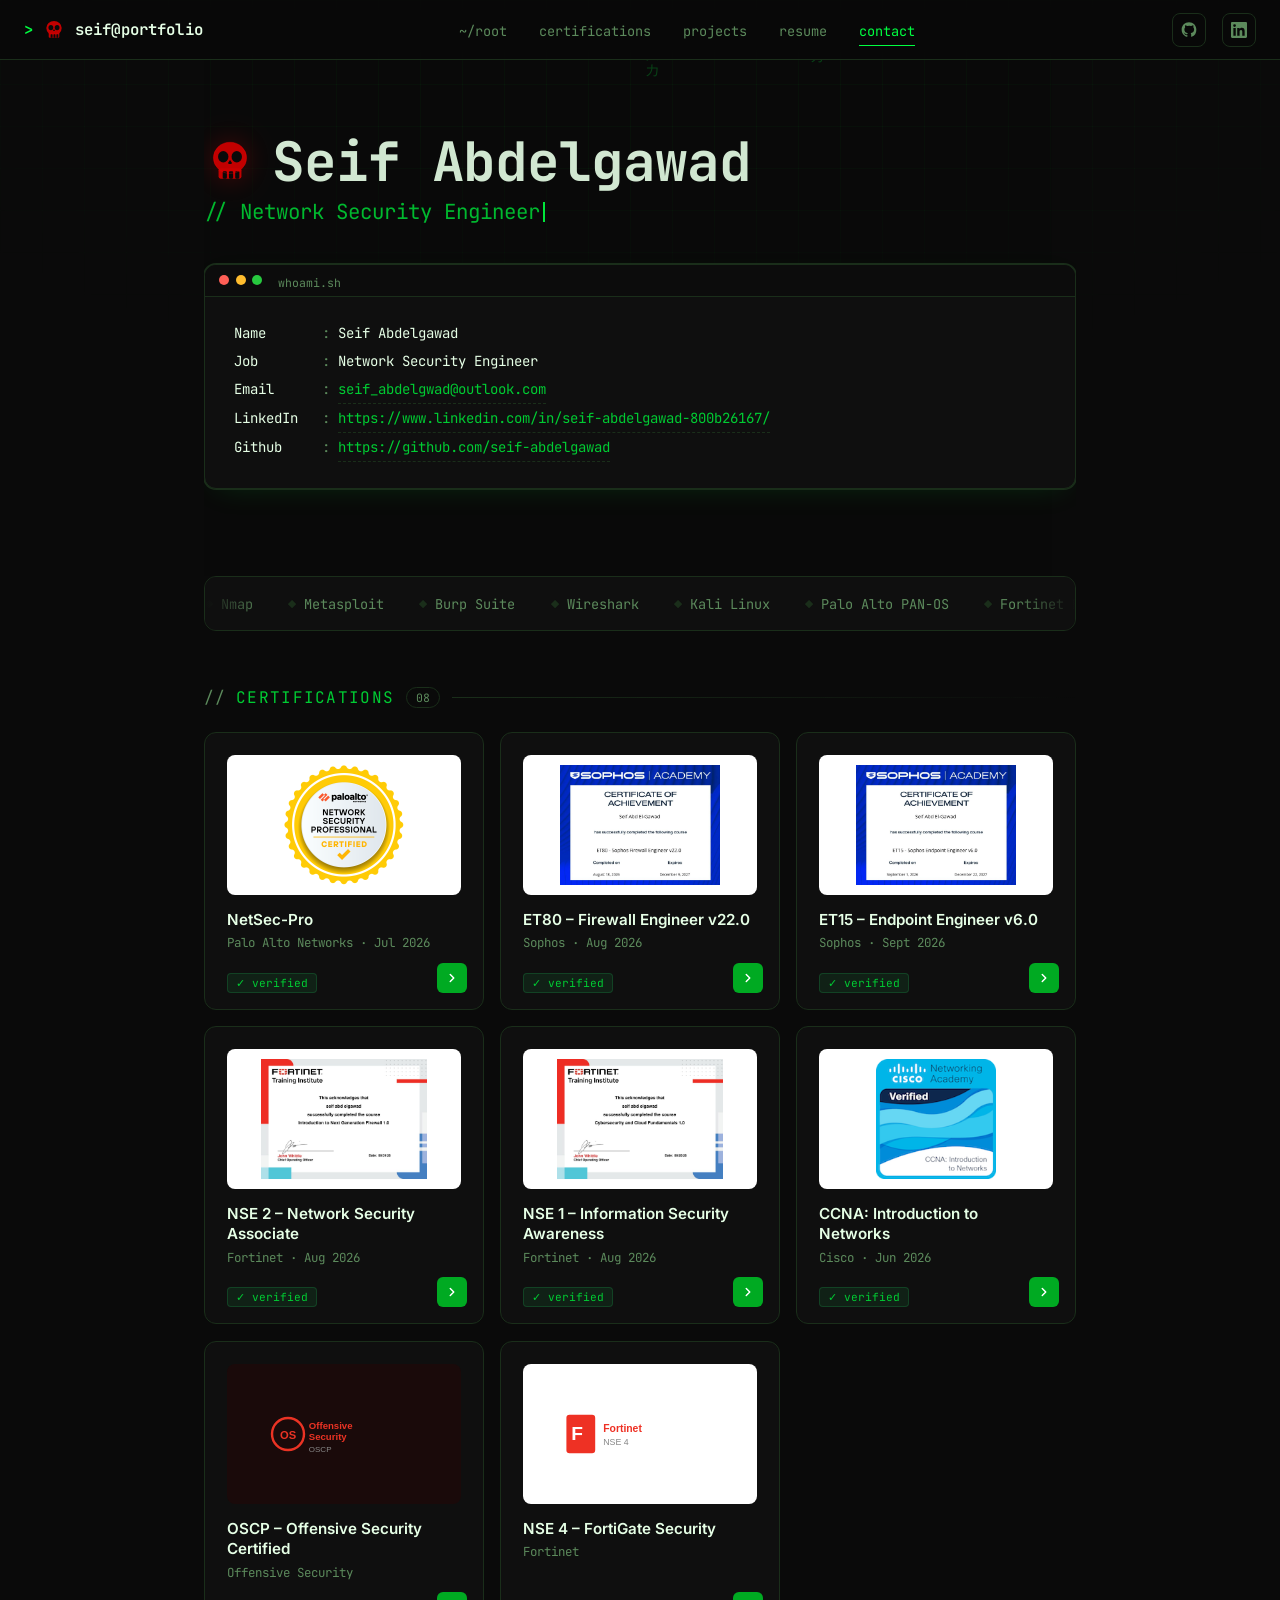
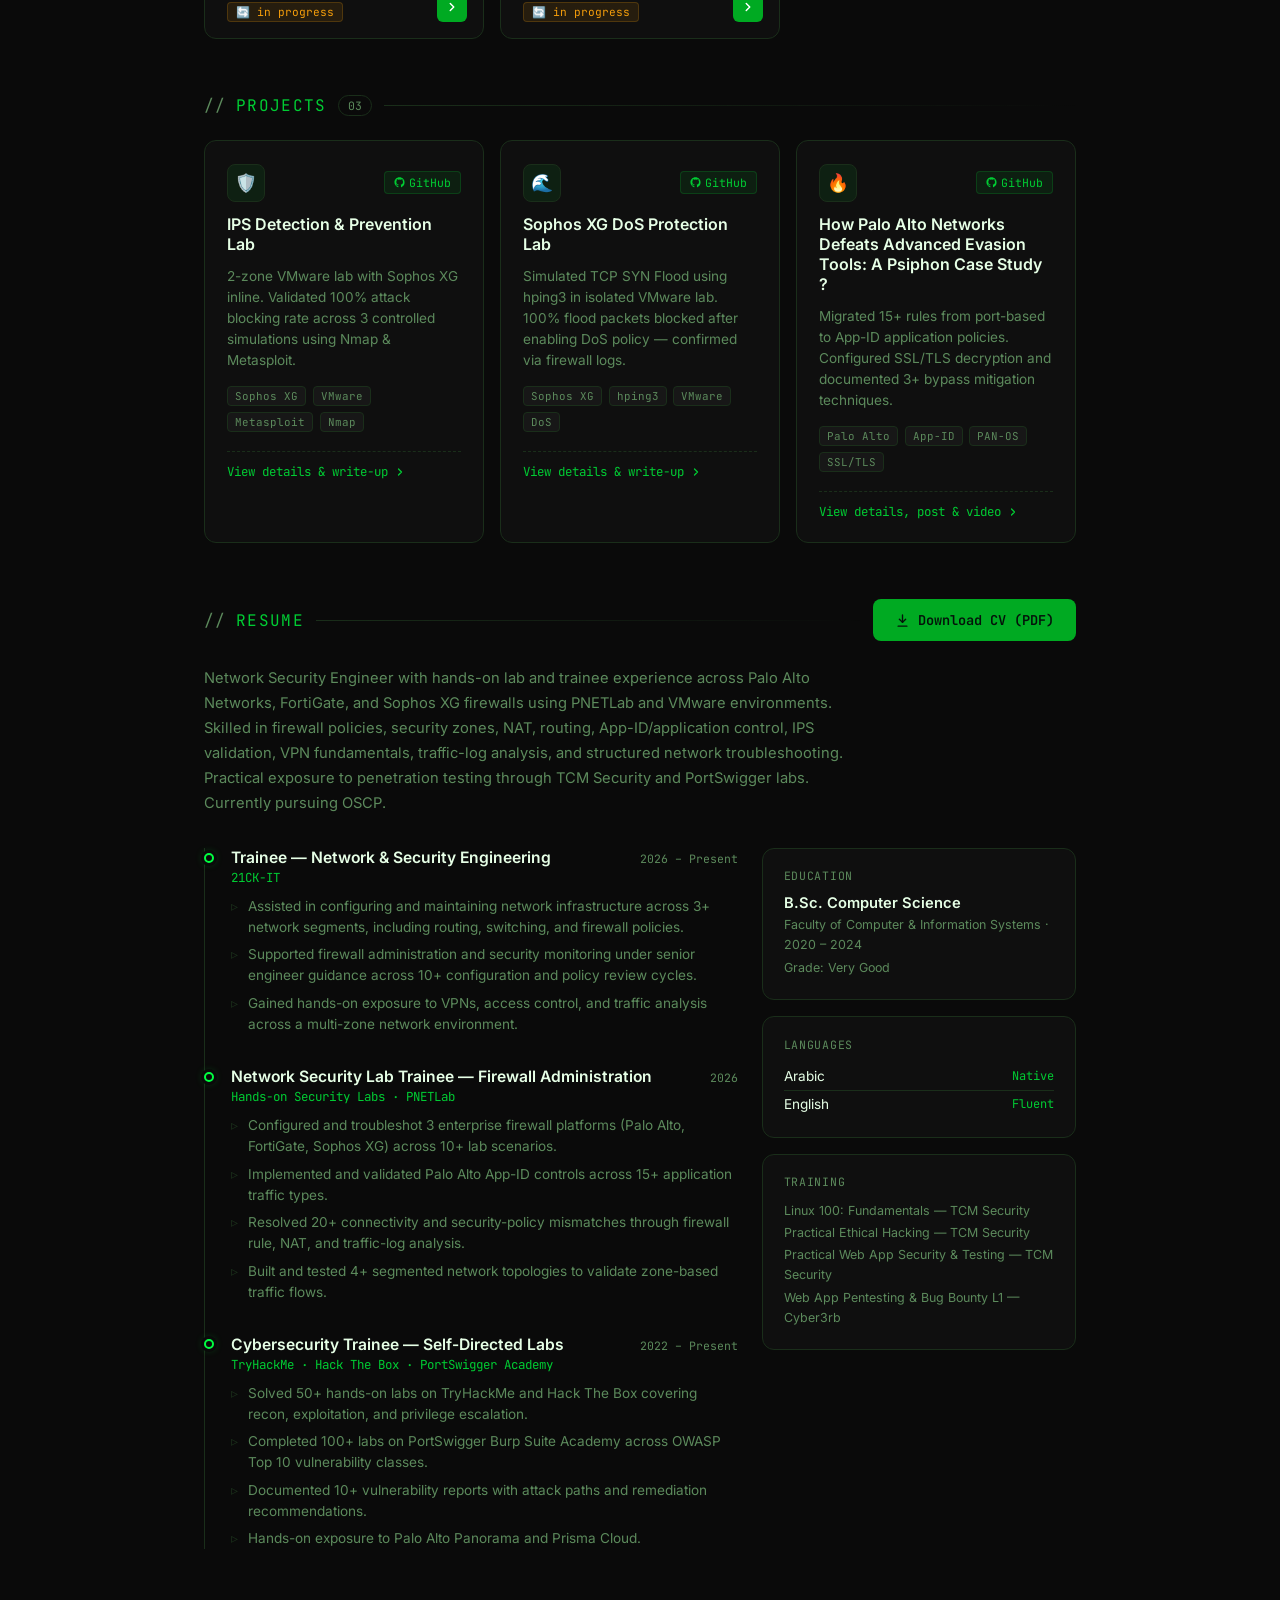
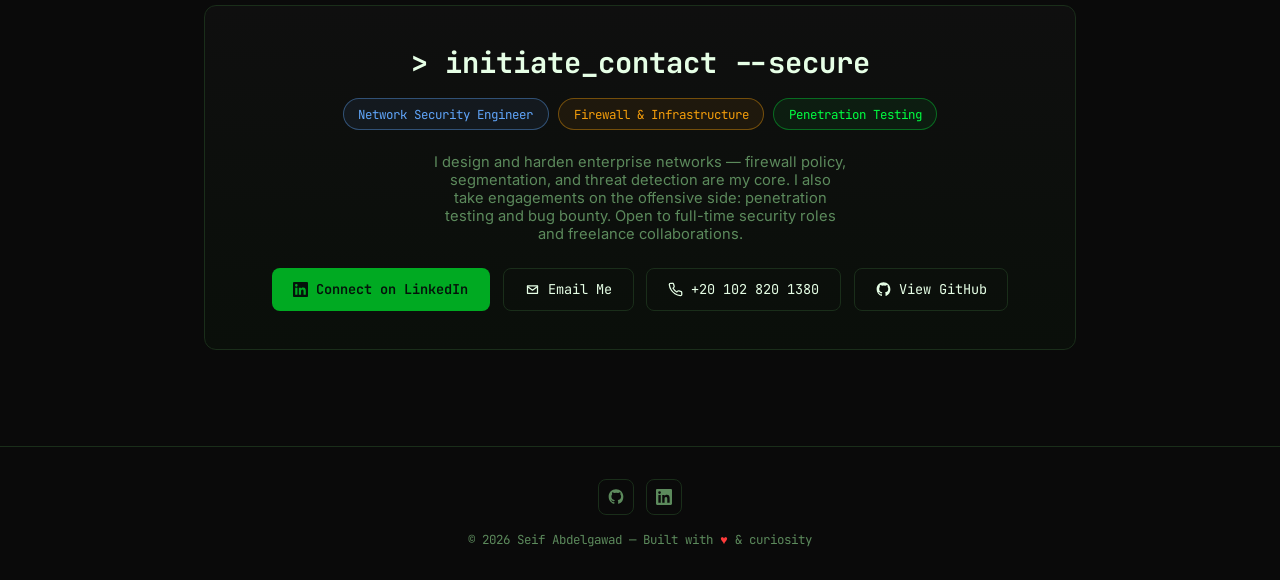
<file: index.html>
<!DOCTYPE html>
<html lang="en">
<head>
<meta charset="UTF-8" />
<meta name="viewport" content="width=device-width, initial-scale=1.0"/>
<title>Seif Abdelgawad — Network Security Engineer</title>
<meta name="description" content="Seif Abdelgawad — Network Security Engineer from Egypt. Palo Alto, Fortinet, Sophos & Cisco certified. Hands-on labs in IPS, DoS protection & firewall policy migration."/>
<meta name="theme-color" content="#0a0a0a"/>

<meta property="og:type" content="website"/>
<meta property="og:title" content="Seif Abdelgawad — Network Security Engineer"/>
<meta property="og:description" content="Network Security Engineer · Firewall Engineer · Offensive Security Engineer. Palo Alto · Fortinet · Sophos · Cisco certified. Explore labs, certifications & projects."/>
<meta name="twitter:card" content="summary"/>
<meta name="twitter:title" content="Seif Abdelgawad — Network Security Engineer"/>
<meta name="twitter:description" content="Network Security Engineer · Firewall Engineer · Offensive Security Engineer. Palo Alto · Fortinet · Sophos · Cisco certified."/>

<link rel="icon" href="data:image/svg+xml,%3Csvg xmlns='http://www.w3.org/2000/svg' viewBox='0 0 100 100'%3E%3Cellipse cx='50' cy='42' rx='32' ry='30' fill='%23cc0000'/%3E%3Crect x='28' y='62' width='44' height='20' rx='4' fill='%23cc0000'/%3E%3Crect x='36' y='68' width='8' height='14' rx='2' fill='%230a0a0a'/%3E%3Crect x='48' y='68' width='8' height='14' rx='2' fill='%230a0a0a'/%3E%3Crect x='60' y='68' width='8' height='14' rx='2' fill='%230a0a0a'/%3E%3Cellipse cx='37' cy='40' rx='10' ry='11' fill='%230a0a0a'/%3E%3Cellipse cx='63' cy='40' rx='10' ry='11' fill='%230a0a0a'/%3E%3Cpath d='M46 52 L50 46 L54 52 L52 54 L48 54 Z' fill='%230a0a0a'/%3E%3C/svg%3E"/>

<link rel="preconnect" href="https://fonts.googleapis.com">
<link rel="preconnect" href="https://fonts.gstatic.com" crossorigin>
<link href="https://fonts.googleapis.com/css2?family=JetBrains+Mono:wght@400;500;600;700&family=Inter:wght@400;500;600;700&display=swap" rel="stylesheet"/>

<link rel="stylesheet" href="assets/css/style.css">
</head>
<body>

<div class="scroll-progress" id="scrollProgress"></div>

<nav>
  <a href="#top" class="nav-brand"><span class="prompt">&gt;</span>
    <svg viewBox="0 0 100 100" xmlns="http://www.w3.org/2000/svg" aria-hidden="true">
      <ellipse cx="50" cy="42" rx="32" ry="30" fill="#cc0000" opacity="0.95"/>
      <rect x="28" y="62" width="44" height="20" rx="4" fill="#cc0000" opacity="0.95"/>
      <rect x="36" y="68" width="8" height="14" rx="2" fill="#0a0a0a"/>
      <rect x="48" y="68" width="8" height="14" rx="2" fill="#0a0a0a"/>
      <rect x="60" y="68" width="8" height="14" rx="2" fill="#0a0a0a"/>
      <ellipse cx="37" cy="40" rx="10" ry="11" fill="#0a0a0a"/>
      <ellipse cx="63" cy="40" rx="10" ry="11" fill="#0a0a0a"/>
      <path d="M46 52 L50 46 L54 52 L52 54 L48 54 Z" fill="#0a0a0a"/>
    </svg>
    seif@portfolio</a>
  <ul class="nav-links">
    <li><a href="#top" class="active" data-nav>~/root</a></li>
    <li><a href="#certifications" data-nav>certifications</a></li>
    <li><a href="#projects" data-nav>projects</a></li>
    <li><a href="#resume" data-nav>resume</a></li>
    <li><a href="#contact" data-nav>contact</a></li>
  </ul>
  <div class="nav-actions">
    <a class="nav-icon-link" href="https://github.com/seif-abdelgawad" target="_blank" rel="noopener" aria-label="GitHub">
      <svg viewBox="0 0 24 24" fill="currentColor"><path d="M12 .5C5.73.5.98 5.24.98 11.52c0 5.02 3.26 9.27 7.77 10.78.57.1.78-.25.78-.55 0-.27-.01-1.17-.02-2.12-3.16.69-3.83-1.34-3.83-1.34-.52-1.31-1.26-1.66-1.26-1.66-1.03-.7.08-.69.08-.69 1.14.08 1.74 1.17 1.74 1.17 1.01 1.73 2.65 1.23 3.3.94.1-.73.4-1.23.72-1.51-2.52-.29-5.17-1.26-5.17-5.6 0-1.24.44-2.25 1.17-3.04-.12-.29-.51-1.45.11-3.02 0 0 .96-.31 3.14 1.16a10.9 10.9 0 0 1 5.72 0c2.18-1.47 3.14-1.16 3.14-1.16.62 1.57.23 2.73.11 3.02.73.79 1.17 1.8 1.17 3.04 0 4.35-2.66 5.31-5.19 5.59.41.35.77 1.04.77 2.1 0 1.52-.01 2.74-.01 3.11 0 .3.2.66.79.55A11.52 11.52 0 0 0 23.02 11.5C23.02 5.24 18.27.5 12 .5z"/></svg>
    </a>
    <a class="nav-icon-link" href="https://www.linkedin.com/in/seif-abdelgawad-800b26167/" target="_blank" rel="noopener" aria-label="LinkedIn">
      <svg viewBox="0 0 24 24" fill="currentColor"><path d="M20.45 20.45h-3.56v-5.58c0-1.33-.02-3.04-1.85-3.04-1.86 0-2.14 1.45-2.14 2.95v5.67H9.35V9h3.41v1.56h.05c.48-.9 1.64-1.85 3.38-1.85 3.6 0 4.27 2.37 4.27 5.46v6.28zM5.34 7.43a2.06 2.06 0 1 1 0-4.12 2.06 2.06 0 0 1 0 4.12zM7.12 20.45H3.56V9h3.56v11.45zM22.22 0H1.77C.8 0 0 .78 0 1.75v20.5C0 23.22.8 24 1.77 24h20.45c.98 0 1.78-.78 1.78-1.75V1.75C24 .78 23.2 0 22.22 0z"/></svg>
    </a>
    <button class="nav-toggle" id="navToggle" aria-label="Toggle menu" aria-expanded="false">
      <svg viewBox="0 0 24 24" fill="none" stroke="currentColor" stroke-width="2" stroke-linecap="round"><line x1="3" y1="6" x2="21" y2="6"/><line x1="3" y1="12" x2="21" y2="12"/><line x1="3" y1="18" x2="21" y2="18"/></svg>
    </button>
  </div>
</nav>

<div class="mobile-menu" id="mobileMenu">
  <ul>
    <li><a href="#top" data-nav-mobile class="active">~/home</a></li>
    <li><a href="#certifications" data-nav-mobile>certifications</a></li>
    <li><a href="#projects" data-nav-mobile>projects</a></li>
    <li><a href="#resume" data-nav-mobile>resume</a></li>
    <li><a href="#contact" data-nav-mobile>contact</a></li>
  </ul>
</div>

<main id="top">

  <section class="hero">
    <canvas class="hero-canvas" id="matrixCanvas" aria-hidden="true"></canvas>
  
      <div class="hero-title-row">
        <svg viewBox="0 0 100 100" xmlns="http://www.w3.org/2000/svg" aria-hidden="true">
          <ellipse cx="50" cy="42" rx="32" ry="30" fill="#cc0000" opacity="0.95"/>
          <rect x="28" y="62" width="44" height="20" rx="4" fill="#cc0000" opacity="0.95"/>
          <rect x="36" y="68" width="8" height="14" rx="2" fill="#0a0a0a"/>
          <rect x="48" y="68" width="8" height="14" rx="2" fill="#0a0a0a"/>
          <rect x="60" y="68" width="8" height="14" rx="2" fill="#0a0a0a"/>
          <ellipse cx="37" cy="40" rx="10" ry="11" fill="#0a0a0a"/>
          <ellipse cx="63" cy="40" rx="10" ry="11" fill="#0a0a0a"/>
          <path d="M46 52 L50 46 L54 52 L52 54 L48 54 Z" fill="#0a0a0a"/>
          <ellipse cx="50" cy="42" rx="32" ry="30" fill="none" stroke="#ff0000" stroke-width="1.5" opacity="0.4"/>
        </svg>
        <h1 class="hero-title">Seif Abdelgawad</h1>
      </div>
      <p class="hero-subtitle">// <span id="typewriter"></span><span class="type-cursor"></span></p>

      <div class="terminal-card reveal">
        <div class="terminal-bar">
          <span class="dot-r"></span><span class="dot-y"></span><span class="dot-g"></span>
          <span class="path">whoami.sh</span>
        </div>
        <div class="info-card">
          <div class="info-row">
            <span class="info-label">Name</span>
            <span class="info-sep">:</span>
            <span class="info-value">Seif Abdelgawad</span>
          </div>
          <div class="info-row">
            <span class="info-label">Job</span>
            <span class="info-sep">:</span>
            <span class="info-value">Network Security Engineer</span>
          </div>
         
          <div class="info-row">
            <span class="info-label">Email</span>
            <span class="info-sep">:</span>
            <a href="mailto:seif_abdelgwad@outlook.com" class="info-link">seif_abdelgwad@outlook.com</a>
          </div>
         
          <div class="info-row">
            <span class="info-label">LinkedIn</span>
            <span class="info-sep">:</span>
            <a href="https://www.linkedin.com/in/seif-abdelgawad-800b26167/" class="info-link" target="_blank" rel="noopener">https://www.linkedin.com/in/seif-abdelgawad-800b26167/</a>
          </div>
          <div class="info-row">
            <span class="info-label">Github</span>
            <span class="info-sep">:</span>
            <a href="https://github.com/seif-abdelgawad" class="info-link" target="_blank" rel="noopener">https://github.com/seif-abdelgawad</a>
          </div>
        </div>
      </div>
    </div>
  </section>

  <section class="marquee-section reveal">
    <div class="marquee-wrap">
      <div class="marquee-track" id="marqueeTrack">
        <!-- items injected twice via JS for seamless loop -->
      </div>
    </div>
  </section>

  <section id="certifications">
    <div class="section-head reveal">
      <span class="section-title">Certifications</span>
      <span class="section-count">08</span>
      <span class="section-rule"></span>
    </div>
    <div class="grid reveal-stagger" id="certGrid">

      <a class="cert-card" href="https://www.credly.com/badges/9ecb7aa9-d63f-4f51-9254-eb4d89de2685/public_url" target="_blank" rel="noopener">
        <img class="cert-badge" style="background:#fff;" src="assets/certs/palo-alto-pcnsp-badge.png" alt="Palo Alto Networks Certified Network Security Professional badge"/>
        <div class="cert-info">
          <span class="cert-name">NetSec-Pro</span>
          <span class="cert-issuer">Palo Alto Networks · Jul 2026</span>
        </div>
        <span class="cert-tag">✓ verified</span>
        <div class="cert-arrow"><svg viewBox="0 0 24 24"><polyline points="9 18 15 12 9 6"/></svg></div>
      </a>

      <a class="cert-card" href="assets/certs/sophos-et80-certificate.pdf" target="_blank" rel="noopener">
        <img class="cert-badge" src="assets/certs/sophos-et80-certificate.jpg" alt="Sophos ET80 Firewall Engineer v22.0 certificate"/>
        <div class="cert-info">
          <span class="cert-name">ET80 – Firewall Engineer v22.0</span>
          <span class="cert-issuer">Sophos · Aug 2026</span>
        </div>
        <span class="cert-tag">✓ verified</span>
        <div class="cert-arrow"><svg viewBox="0 0 24 24"><polyline points="9 18 15 12 9 6"/></svg></div>
      </a>

      <a class="cert-card" href="assets/certs/sophos-et15-certificate.pdf" target="_blank" rel="noopener">
        <img class="cert-badge" src="assets/certs/sophos-et15-certificate.jpg" alt="Sophos ET15 Endpoint Engineer v6.0 certificate"/>
        <div class="cert-info">
          <span class="cert-name">ET15 – Endpoint Engineer v6.0</span>
          <span class="cert-issuer">Sophos · Sept 2026</span>
        </div>
        <span class="cert-tag">✓ verified</span>
        <div class="cert-arrow"><svg viewBox="0 0 24 24"><polyline points="9 18 15 12 9 6"/></svg></div>
      </a>

      <a class="cert-card" href="https://www.credly.com/badges/5ac0e5d6-4130-4125-ab23-7b9ae470eb75/public_url" target="_blank" rel="noopener">
        <img class="cert-badge" src="assets/certs/fortinet-nse2-certificate.jpg" alt="Fortinet NSE 2 Network Security Associate certificate"/>
        <div class="cert-info">
          <span class="cert-name">NSE 2 – Network Security Associate</span>
          <span class="cert-issuer">Fortinet · Aug 2026</span>
        </div>
        <span class="cert-tag">✓ verified</span>
        <div class="cert-arrow"><svg viewBox="0 0 24 24"><polyline points="9 18 15 12 9 6"/></svg></div>
      </a>

      <a class="cert-card" href="assets/certs/fortinet-nse1-certificate.jpg" target="_blank" rel="noopener">
        <img class="cert-badge" src="assets/certs/fortinet-nse1-certificate.jpg" alt="Fortinet NSE 1 Information Security Awareness certificate"/>
        <div class="cert-info">
          <span class="cert-name">NSE 1 – Information Security Awareness</span>
          <span class="cert-issuer">Fortinet · Aug 2026</span>
        </div>
        <span class="cert-tag">✓ verified</span>
        <div class="cert-arrow"><svg viewBox="0 0 24 24"><polyline points="9 18 15 12 9 6"/></svg></div>
      </a>

      <a class="cert-card" href="assets/certs/CCNA-Certificate.pdf" target="_blank" rel="noopener">
        <img class="cert-badge" style="background:#fff;" src="assets/certs/cisco-ccna-badge.png" alt="Cisco Networking Academy CCNA: Introduction to Networks verified badge"/>
        <div class="cert-info">
          <span class="cert-name">CCNA: Introduction to Networks</span>
          <span class="cert-issuer">Cisco · Jun 2026</span>
        </div>
        <span class="cert-tag">✓ verified</span>
        <div class="cert-arrow"><svg viewBox="0 0 24 24"><polyline points="9 18 15 12 9 6"/></svg></div>
      </a>

      <a class="cert-card" href="#" target="_blank" rel="noopener">
        <div class="cert-badge-wrap" style="background:#1a0a0a;">
          <svg viewBox="0 0 200 60" xmlns="http://www.w3.org/2000/svg" width="160" height="50" aria-hidden="true">
            <circle cx="30" cy="30" r="20" fill="none" stroke="#EB3324" stroke-width="3"/>
            <text x="20" y="36" font-family="Arial, sans-serif" font-weight="900" font-size="14" fill="#EB3324">OS</text>
            <text x="56" y="24" font-family="Arial, sans-serif" font-weight="700" font-size="12" fill="#EB3324">Offensive</text>
            <text x="56" y="38" font-family="Arial, sans-serif" font-weight="700" font-size="12" fill="#EB3324">Security</text>
            <text x="56" y="52" font-family="Arial, sans-serif" font-weight="400" font-size="10" fill="#888">OSCP</text>
          </svg>
        </div>
        <div class="cert-info">
          <span class="cert-name">OSCP – Offensive Security Certified</span>
          <span class="cert-issuer">Offensive Security</span>
        </div>
        <span class="cert-tag pending">🔄 in progress</span>
        <div class="cert-arrow"><svg viewBox="0 0 24 24"><polyline points="9 18 15 12 9 6"/></svg></div>
      </a>

      <a class="cert-card" href="#" target="_blank" rel="noopener">
        <div class="cert-badge-wrap">
          <svg viewBox="0 0 200 60" xmlns="http://www.w3.org/2000/svg" width="160" height="50" aria-hidden="true">
            <rect x="8" y="6" width="36" height="48" rx="4" fill="#EE3124"/>
            <text x="14" y="38" font-family="Arial, sans-serif" font-weight="900" font-size="24" fill="white">F</text>
            <text x="54" y="28" font-family="Arial, sans-serif" font-weight="700" font-size="13" fill="#EE3124">Fortinet</text>
            <text x="54" y="44" font-family="Arial, sans-serif" font-weight="400" font-size="11" fill="#888">NSE 4</text>
          </svg>
        </div>
        <div class="cert-info">
          <span class="cert-name">NSE 4 – FortiGate Security</span>
          <span class="cert-issuer">Fortinet</span>
        </div>
        <span class="cert-tag pending">🔄 in progress</span>
        <div class="cert-arrow"><svg viewBox="0 0 24 24"><polyline points="9 18 15 12 9 6"/></svg></div>
      </a>

    </div>
  </section>

  <section id="projects">
    <div class="section-head reveal">
      <span class="section-title">Projects</span>
      <span class="section-count">03</span>
      <span class="section-rule"></span>
    </div>
    <div class="grid reveal-stagger" id="projGrid">

      <div class="proj-card">
        <div class="proj-header">
          <div class="proj-icon">🛡️</div>
          <div class="proj-links">
            <a class="proj-link" href="#" target="_blank" rel="noopener">
              <svg viewBox="0 0 24 24" fill="currentColor"><path d="M12 .5C5.73.5.98 5.24.98 11.52c0 5.02 3.26 9.27 7.77 10.78.57.1.78-.25.78-.55 0-.27-.01-1.17-.02-2.12-3.16.69-3.83-1.34-3.83-1.34-.52-1.31-1.26-1.66-1.26-1.66-1.03-.7.08-.69.08-.69 1.14.08 1.74 1.17 1.74 1.17 1.01 1.73 2.65 1.23 3.3.94.1-.73.4-1.23.72-1.51-2.52-.29-5.17-1.26-5.17-5.6 0-1.24.44-2.25 1.17-3.04-.12-.29-.51-1.45.11-3.02 0 0 .96-.31 3.14 1.16a10.9 10.9 0 0 1 5.72 0c2.18-1.47 3.14-1.16 3.14-1.16.62 1.57.23 2.73.11 3.02.73.79 1.17 1.8 1.17 3.04 0 4.35-2.66 5.31-5.19 5.59.41.35.77 1.04.77 2.1 0 1.52-.01 2.74-.01 3.11 0 .3.2.66.79.55A11.52 11.52 0 0 0 23.02 11.5C23.02 5.24 18.27.5 12 .5z"/></svg>
              GitHub
            </a>
          </div>
        </div>
        <span class="proj-name">IPS Detection &amp; Prevention Lab</span>
        <span class="proj-desc">2-zone VMware lab with Sophos XG inline. Validated 100% attack blocking rate across 3 controlled simulations using Nmap &amp; Metasploit.</span>
        <div class="proj-tags">
          <span class="proj-tag">Sophos XG</span>
          <span class="proj-tag">VMware</span>
          <span class="proj-tag">Metasploit</span>
          <span class="proj-tag">Nmap</span>
        </div>
        <a class="proj-details-link" href="projects/ips-detection-lab.html">View details &amp; write-up <svg viewBox="0 0 24 24"><polyline points="9 18 15 12 9 6"/></svg></a>
      </div>

      <div class="proj-card">
        <div class="proj-header">
          <div class="proj-icon">🌊</div>
          <div class="proj-links">
            <a class="proj-link" href="#" target="_blank" rel="noopener">
              <svg viewBox="0 0 24 24" fill="currentColor"><path d="M12 .5C5.73.5.98 5.24.98 11.52c0 5.02 3.26 9.27 7.77 10.78.57.1.78-.25.78-.55 0-.27-.01-1.17-.02-2.12-3.16.69-3.83-1.34-3.83-1.34-.52-1.31-1.26-1.66-1.26-1.66-1.03-.7.08-.69.08-.69 1.14.08 1.74 1.17 1.74 1.17 1.01 1.73 2.65 1.23 3.3.94.1-.73.4-1.23.72-1.51-2.52-.29-5.17-1.26-5.17-5.6 0-1.24.44-2.25 1.17-3.04-.12-.29-.51-1.45.11-3.02 0 0 .96-.31 3.14 1.16a10.9 10.9 0 0 1 5.72 0c2.18-1.47 3.14-1.16 3.14-1.16.62 1.57.23 2.73.11 3.02.73.79 1.17 1.8 1.17 3.04 0 4.35-2.66 5.31-5.19 5.59.41.35.77 1.04.77 2.1 0 1.52-.01 2.74-.01 3.11 0 .3.2.66.79.55A11.52 11.52 0 0 0 23.02 11.5C23.02 5.24 18.27.5 12 .5z"/></svg>
              GitHub
            </a>
          </div>
        </div>
        <span class="proj-name">Sophos XG DoS Protection Lab</span>
        <span class="proj-desc">Simulated TCP SYN Flood using hping3 in isolated VMware lab. 100% flood packets blocked after enabling DoS policy — confirmed via firewall logs.</span>
        <div class="proj-tags">
          <span class="proj-tag">Sophos XG</span>
          <span class="proj-tag">hping3</span>
          <span class="proj-tag">VMware</span>
          <span class="proj-tag">DoS</span>
        </div>
        <a class="proj-details-link" href="projects/dos-protection-lab.html">View details &amp; write-up <svg viewBox="0 0 24 24"><polyline points="9 18 15 12 9 6"/></svg></a>
      </div>

      <div class="proj-card">
        <div class="proj-header">
          <div class="proj-icon">🔥</div>
          <div class="proj-links">
            <a class="proj-link" href="#" target="_blank" rel="noopener">
              <svg viewBox="0 0 24 24" fill="currentColor"><path d="M12 .5C5.73.5.98 5.24.98 11.52c0 5.02 3.26 9.27 7.77 10.78.57.1.78-.25.78-.55 0-.27-.01-1.17-.02-2.12-3.16.69-3.83-1.34-3.83-1.34-.52-1.31-1.26-1.66-1.26-1.66-1.03-.7.08-.69.08-.69 1.14.08 1.74 1.17 1.74 1.17 1.01 1.73 2.65 1.23 3.3.94.1-.73.4-1.23.72-1.51-2.52-.29-5.17-1.26-5.17-5.6 0-1.24.44-2.25 1.17-3.04-.12-.29-.51-1.45.11-3.02 0 0 .96-.31 3.14 1.16a10.9 10.9 0 0 1 5.72 0c2.18-1.47 3.14-1.16 3.14-1.16.62 1.57.23 2.73.11 3.02.73.79 1.17 1.8 1.17 3.04 0 4.35-2.66 5.31-5.19 5.59.41.35.77 1.04.77 2.1 0 1.52-.01 2.74-.01 3.11 0 .3.2.66.79.55A11.52 11.52 0 0 0 23.02 11.5C23.02 5.24 18.27.5 12 .5z"/></svg>
              GitHub
            </a>
          </div>
        </div>
        <span class="proj-name">How Palo Alto Networks Defeats Advanced Evasion Tools: A Psiphon Case Study ?</span>
        <span class="proj-desc">Migrated 15+ rules from port-based to App-ID application policies. Configured SSL/TLS decryption and documented 3+ bypass mitigation techniques.</span>
        <div class="proj-tags">
          <span class="proj-tag">Palo Alto</span>
          <span class="proj-tag">App-ID</span>
          <span class="proj-tag">PAN-OS</span>
          <span class="proj-tag">SSL/TLS</span>
        </div>
        <a class="proj-details-link" href="projects/palo-alto-migration.html">View details, post &amp; video <svg viewBox="0 0 24 24"><polyline points="9 18 15 12 9 6"/></svg></a>
      </div>

    </div>
  </section>

  <section id="resume">
    <div class="section-head reveal">
      <span class="section-title">Resume</span>
      <span class="section-rule"></span>
      <a class="btn btn-primary btn-sm" href="assets/cv/Seif_Abdelgawad_CV.pdf" download>
        <svg viewBox="0 0 24 24" fill="none" stroke="currentColor" stroke-width="2.2" stroke-linecap="round" stroke-linejoin="round"><path d="M12 3v12"/><polyline points="7 10 12 15 17 10"/><path d="M5 21h14"/></svg>
        Download CV (PDF)
      </a>
    </div>

    <p class="resume-summary reveal">Network Security Engineer with hands-on lab and trainee experience across Palo Alto Networks, FortiGate, and Sophos XG firewalls using PNETLab and VMware environments. Skilled in firewall policies, security zones, NAT, routing, App-ID/application control, IPS validation, VPN fundamentals, traffic-log analysis, and structured network troubleshooting. Practical exposure to penetration testing through TCM Security and PortSwigger labs. Currently pursuing OSCP.</p>

    <div class="resume-grid">
      <div class="timeline reveal-stagger">
        <div class="timeline-item">
          <div class="timeline-dot"></div>
          <div class="timeline-content">
            <div class="timeline-top">
              <span class="timeline-role">Trainee — Network &amp; Security Engineering</span>
              <span class="timeline-date">2026 – Present</span>
            </div>
            <span class="timeline-org">21CK-IT</span>
            <ul class="timeline-list">
              <li>Assisted in configuring and maintaining network infrastructure across 3+ network segments, including routing, switching, and firewall policies.</li>
              <li>Supported firewall administration and security monitoring under senior engineer guidance across 10+ configuration and policy review cycles.</li>
              <li>Gained hands-on exposure to VPNs, access control, and traffic analysis across a multi-zone network environment.</li>
            </ul>
          </div>
        </div>

        <div class="timeline-item">
          <div class="timeline-dot"></div>
          <div class="timeline-content">
            <div class="timeline-top">
              <span class="timeline-role">Network Security Lab Trainee — Firewall Administration</span>
              <span class="timeline-date">2026</span>
            </div>
            <span class="timeline-org">Hands-on Security Labs · PNETLab</span>
            <ul class="timeline-list">
              <li>Configured and troubleshot 3 enterprise firewall platforms (Palo Alto, FortiGate, Sophos XG) across 10+ lab scenarios.</li>
              <li>Implemented and validated Palo Alto App-ID controls across 15+ application traffic types.</li>
              <li>Resolved 20+ connectivity and security-policy mismatches through firewall rule, NAT, and traffic-log analysis.</li>
              <li>Built and tested 4+ segmented network topologies to validate zone-based traffic flows.</li>
            </ul>
          </div>
        </div>

        <div class="timeline-item">
          <div class="timeline-dot"></div>
          <div class="timeline-content">
            <div class="timeline-top">
              <span class="timeline-role">Cybersecurity Trainee — Self-Directed Labs</span>
              <span class="timeline-date">2022 – Present</span>
            </div>
            <span class="timeline-org">TryHackMe · Hack The Box · PortSwigger Academy</span>
            <ul class="timeline-list">
              <li>Solved 50+ hands-on labs on TryHackMe and Hack The Box covering recon, exploitation, and privilege escalation.</li>
              <li>Completed 100+ labs on PortSwigger Burp Suite Academy across OWASP Top 10 vulnerability classes.</li>
              <li>Documented 10+ vulnerability reports with attack paths and remediation recommendations.</li>
              <li>Hands-on exposure to Palo Alto Panorama and Prisma Cloud.</li>
            </ul>
          </div>
        </div>
      </div>

      <aside class="resume-side reveal-stagger">
        <div class="resume-side-card">
          <span class="resume-side-title">Education</span>
          <p class="resume-side-main">B.Sc. Computer Science</p>
          <p class="resume-side-sub">Faculty of Computer &amp; Information Systems · 2020 – 2024</p>
          <p class="resume-side-sub">Grade: Very Good</p>
        </div>
        <div class="resume-side-card">
          <span class="resume-side-title">Languages</span>
          <div class="lang-row"><span>Arabic</span><span class="lang-level">Native</span></div>
          <div class="lang-row"><span>English</span><span class="lang-level">Fluent</span></div>
        </div>
        <div class="resume-side-card">
          <span class="resume-side-title">Training</span>
          <p class="resume-side-sub">Linux 100: Fundamentals — TCM Security</p>
          <p class="resume-side-sub">Practical Ethical Hacking — TCM Security</p>
          <p class="resume-side-sub">Practical Web App Security &amp; Testing — TCM Security</p>
          <p class="resume-side-sub">Web App Pentesting &amp; Bug Bounty L1 — Cyber3rb</p>
        </div>
      </aside>
    </div>
  </section>

  <section id="contact">
    <div class="contact-card reveal">
      <h2>&gt; initiate_contact --secure</h2>
 
      <div class="contact-tags">
        <span class="tag-pill tag-blue">Network Security Engineer</span>
        <span class="tag-pill tag-amber">Firewall &amp; Infrastructure</span>
        <span class="tag-pill tag-green">Penetration Testing</span>
      </div>
 
      <p>I design and harden enterprise networks — firewall policy, segmentation, and threat detection are my core. I also take engagements on the offensive side: penetration testing and bug bounty. Open to full-time security roles and freelance collaborations.</p>
 
      <div class="contact-actions">
        <a class="btn btn-primary" href="https://www.linkedin.com/in/seif-abdelgawad-800b26167/" target="_blank" rel="noopener">
          <svg viewBox="0 0 24 24" fill="currentColor"><path d="M20.45 20.45h-3.56v-5.58c0-1.33-.02-3.04-1.85-3.04-1.86 0-2.14 1.45-2.14 2.95v5.67H9.35V9h3.41v1.56h.05c.48-.9 1.64-1.85 3.38-1.85 3.6 0 4.27 2.37 4.27 5.46v6.28zM5.34 7.43a2.06 2.06 0 1 1 0-4.12 2.06 2.06 0 0 1 0 4.12zM7.12 20.45H3.56V9h3.56v11.45zM22.22 0H1.77C.8 0 0 .78 0 1.75v20.5C0 23.22.8 24 1.77 24h20.45c.98 0 1.78-.78 1.78-1.75V1.75C24 .78 23.2 0 22.22 0z"/></svg>
          Connect on LinkedIn
        </a>
        <a class="btn btn-outline" href="mailto:seif_abdelgwad@outlook.com">
          <svg viewBox="0 0 24 24" fill="none" stroke="currentColor" stroke-width="2" stroke-linecap="round" stroke-linejoin="round"><path d="M4 4h16v16H4z" opacity="0"/><path d="M4 6h16v12H4z"/><path d="m4 7 8 6 8-6"/></svg>
          Email Me
        </a>
        <a class="btn btn-outline" href="tel:+201028201380">
          <svg viewBox="0 0 24 24" fill="none" stroke="currentColor" stroke-width="2" stroke-linecap="round" stroke-linejoin="round"><path d="M22 16.92v3a2 2 0 0 1-2.18 2 19.79 19.79 0 0 1-8.63-3.07 19.5 19.5 0 0 1-6-6 19.79 19.79 0 0 1-3.07-8.67A2 2 0 0 1 4.11 2h3a2 2 0 0 1 2 1.72c.127.96.361 1.903.7 2.81a2 2 0 0 1-.45 2.11L8.09 9.91a16 16 0 0 0 6 6l1.27-1.27a2 2 0 0 1 2.11-.45c.907.339 1.85.573 2.81.7A2 2 0 0 1 22 16.92z"/></svg>
          +20 102 820 1380
        </a>
        <a class="btn btn-outline" href="https://github.com/seif-abdelgawad" target="_blank" rel="noopener">
          <svg viewBox="0 0 24 24" fill="currentColor"><path d="M12 .5C5.73.5.98 5.24.98 11.52c0 5.02 3.26 9.27 7.77 10.78.57.1.78-.25.78-.55 0-.27-.01-1.17-.02-2.12-3.16.69-3.83-1.34-3.83-1.34-.52-1.31-1.26-1.66-1.26-1.66-1.03-.7.08-.69.08-.69 1.14.08 1.74 1.17 1.74 1.17 1.01 1.73 2.65 1.23 3.3.94.1-.73.4-1.23.72-1.51-2.52-.29-5.17-1.26-5.17-5.6 0-1.24.44-2.25 1.17-3.04-.12-.29-.51-1.45.11-3.02 0 0 .96-.31 3.14 1.16a10.9 10.9 0 0 1 5.72 0c2.18-1.47 3.14-1.16 3.14-1.16.62 1.57.23 2.73.11 3.02.73.79 1.17 1.8 1.17 3.04 0 4.35-2.66 5.31-5.19 5.59.41.35.77 1.04.77 2.1 0 1.52-.01 2.74-.01 3.11 0 .3.2.66.79.55A11.52 11.52 0 0 0 23.02 11.5C23.02 5.24 18.27.5 12 .5z"/></svg>
          View GitHub
        </a>
      </div>
    </div>
  </section>

</main>

<footer>
  <div class="footer-social">
    <a href="https://github.com/seif-abdelgawad" target="_blank" rel="noopener" aria-label="GitHub">
      <svg viewBox="0 0 24 24" fill="currentColor"><path d="M12 .5C5.73.5.98 5.24.98 11.52c0 5.02 3.26 9.27 7.77 10.78.57.1.78-.25.78-.55 0-.27-.01-1.17-.02-2.12-3.16.69-3.83-1.34-3.83-1.34-.52-1.31-1.26-1.66-1.26-1.66-1.03-.7.08-.69.08-.69 1.14.08 1.74 1.17 1.74 1.17 1.01 1.73 2.65 1.23 3.3.94.1-.73.4-1.23.72-1.51-2.52-.29-5.17-1.26-5.17-5.6 0-1.24.44-2.25 1.17-3.04-.12-.29-.51-1.45.11-3.02 0 0 .96-.31 3.14 1.16a10.9 10.9 0 0 1 5.72 0c2.18-1.47 3.14-1.16 3.14-1.16.62 1.57.23 2.73.11 3.02.73.79 1.17 1.8 1.17 3.04 0 4.35-2.66 5.31-5.19 5.59.41.35.77 1.04.77 2.1 0 1.52-.01 2.74-.01 3.11 0 .3.2.66.79.55A11.52 11.52 0 0 0 23.02 11.5C23.02 5.24 18.27.5 12 .5z"/></svg>
    </a>
    <a href="https://www.linkedin.com/in/seif-abdelgawad-800b26167/" target="_blank" rel="noopener" aria-label="LinkedIn">
      <svg viewBox="0 0 24 24" fill="currentColor"><path d="M20.45 20.45h-3.56v-5.58c0-1.33-.02-3.04-1.85-3.04-1.86 0-2.14 1.45-2.14 2.95v5.67H9.35V9h3.41v1.56h.05c.48-.9 1.64-1.85 3.38-1.85 3.6 0 4.27 2.37 4.27 5.46v6.28zM5.34 7.43a2.06 2.06 0 1 1 0-4.12 2.06 2.06 0 0 1 0 4.12zM7.12 20.45H3.56V9h3.56v11.45zM22.22 0H1.77C.8 0 0 .78 0 1.75v20.5C0 23.22.8 24 1.77 24h20.45c.98 0 1.78-.78 1.78-1.75V1.75C24 .78 23.2 0 22.22 0z"/></svg>
    </a>
  </div>
  <p class="copy">&copy; <span id="year">2026</span> Seif Abdelgawad — Built with <span class="heart">♥</span> &amp; curiosity</p>
</footer>

<button class="to-top" id="toTop" aria-label="Back to top">
  <svg viewBox="0 0 24 24" fill="none" stroke="currentColor" stroke-width="2.2" stroke-linecap="round" stroke-linejoin="round"><line x1="12" y1="19" x2="12" y2="5"/><polyline points="5 12 12 5 19 12"/></svg>
</button>

<script src="assets/js/site.js" defer></script>

</body>
</html>
</file>
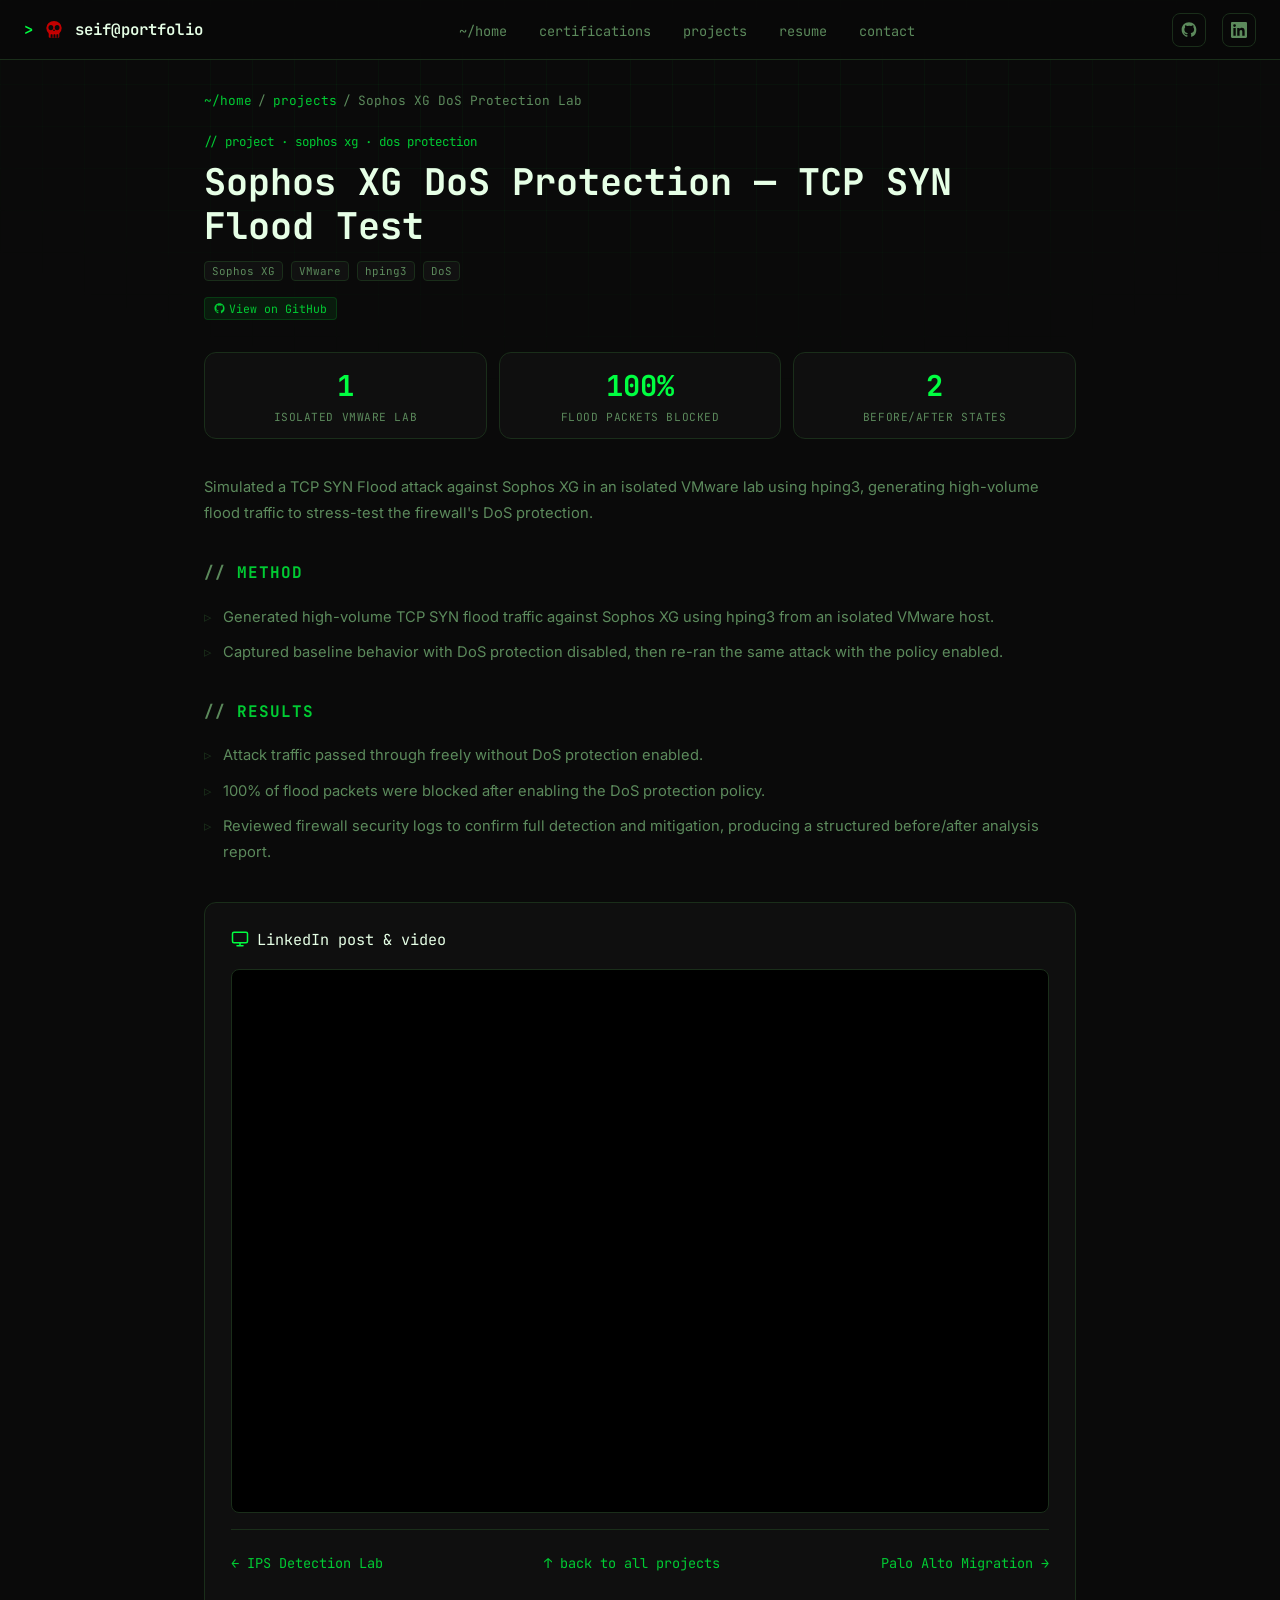
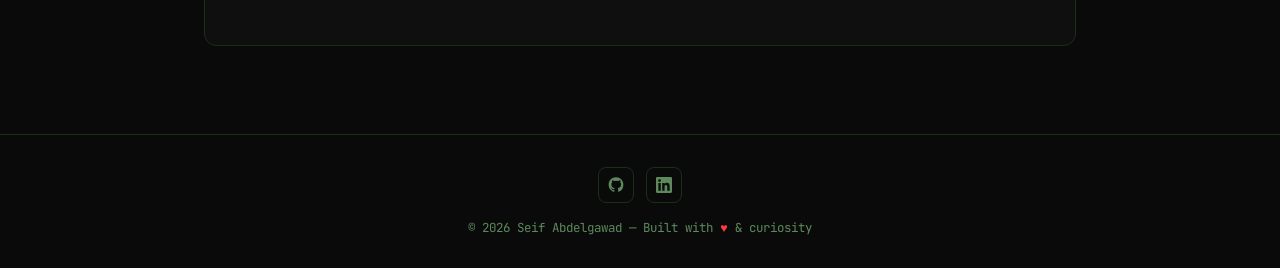
<file: projects/dos-protection-lab.html>
<!DOCTYPE html>
<html lang="en">
<head>
<meta charset="UTF-8" />
<meta name="viewport" content="width=device-width, initial-scale=1.0"/>
<title>Sophos XG DoS Protection Lab — Seif Abdelgawad</title>
<meta name="description" content="Simulated TCP SYN Flood using hping3 against Sophos XG in an isolated VMware lab. 100% of flood packets blocked after enabling the DoS policy."/>
<meta name="theme-color" content="#0a0a0a"/>
<link rel="icon" href="data:image/svg+xml,%3Csvg xmlns='http://www.w3.org/2000/svg' viewBox='0 0 100 100'%3E%3Cellipse cx='50' cy='42' rx='32' ry='30' fill='%23cc0000'/%3E%3Crect x='28' y='62' width='44' height='20' rx='4' fill='%23cc0000'/%3E%3Crect x='36' y='68' width='8' height='14' rx='2' fill='%230a0a0a'/%3E%3Crect x='48' y='68' width='8' height='14' rx='2' fill='%230a0a0a'/%3E%3Crect x='60' y='68' width='8' height='14' rx='2' fill='%230a0a0a'/%3E%3Cellipse cx='37' cy='40' rx='10' ry='11' fill='%230a0a0a'/%3E%3Cellipse cx='63' cy='40' rx='10' ry='11' fill='%230a0a0a'/%3E%3Cpath d='M46 52 L50 46 L54 52 L52 54 L48 54 Z' fill='%230a0a0a'/%3E%3C/svg%3E"/>
<link rel="preconnect" href="https://fonts.googleapis.com">
<link rel="preconnect" href="https://fonts.gstatic.com" crossorigin>
<link href="https://fonts.googleapis.com/css2?family=JetBrains+Mono:wght@400;500;600;700&family=Inter:wght@400;500;600;700&display=swap" rel="stylesheet"/>
<link rel="stylesheet" href="../assets/css/style.css">
</head>
<body>

<div class="scroll-progress" id="scrollProgress"></div>

<nav>
  <a href="../index.html#top" class="nav-brand"><span class="prompt">&gt;</span>
    <svg viewBox="0 0 100 100" xmlns="http://www.w3.org/2000/svg" aria-hidden="true">
      <ellipse cx="50" cy="42" rx="32" ry="30" fill="#cc0000" opacity="0.95"/>
      <rect x="28" y="62" width="44" height="20" rx="4" fill="#cc0000" opacity="0.95"/>
      <rect x="36" y="68" width="8" height="14" rx="2" fill="#0a0a0a"/>
      <rect x="48" y="68" width="8" height="14" rx="2" fill="#0a0a0a"/>
      <rect x="60" y="68" width="8" height="14" rx="2" fill="#0a0a0a"/>
      <ellipse cx="37" cy="40" rx="10" ry="11" fill="#0a0a0a"/>
      <ellipse cx="63" cy="40" rx="10" ry="11" fill="#0a0a0a"/>
      <path d="M46 52 L50 46 L54 52 L52 54 L48 54 Z" fill="#0a0a0a"/>
    </svg>
    seif@portfolio</a>
  <ul class="nav-links">
    <li><a href="../index.html#top" data-nav>~/home</a></li>
    <li><a href="../index.html#certifications" data-nav>certifications</a></li>
    <li><a href="../index.html#projects" data-nav class="active">projects</a></li>
    <li><a href="../index.html#resume" data-nav>resume</a></li>
    <li><a href="../index.html#contact" data-nav>contact</a></li>
  </ul>
  <div class="nav-actions">
    <a class="nav-icon-link" href="https://github.com/your-username" target="_blank" rel="noopener" aria-label="GitHub"><svg viewBox="0 0 24 24" fill="currentColor"><path d="M12 .5C5.73.5.98 5.24.98 11.52c0 5.02 3.26 9.27 7.77 10.78.57.1.78-.25.78-.55 0-.27-.01-1.17-.02-2.12-3.16.69-3.83-1.34-3.83-1.34-.52-1.31-1.26-1.66-1.26-1.66-1.03-.7.08-.69.08-.69 1.14.08 1.74 1.17 1.74 1.17 1.01 1.73 2.65 1.23 3.3.94.1-.73.4-1.23.72-1.51-2.52-.29-5.17-1.26-5.17-5.6 0-1.24.44-2.25 1.17-3.04-.12-.29-.51-1.45.11-3.02 0 0 .96-.31 3.14 1.16a10.9 10.9 0 0 1 5.72 0c2.18-1.47 3.14-1.16 3.14-1.16.62 1.57.23 2.73.11 3.02.73.79 1.17 1.8 1.17 3.04 0 4.35-2.66 5.31-5.19 5.59.41.35.77 1.04.77 2.1 0 1.52-.01 2.74-.01 3.11 0 .3.2.66.79.55A11.52 11.52 0 0 0 23.02 11.5C23.02 5.24 18.27.5 12 .5z"/></svg></a>
    <a class="nav-icon-link" href="https://www.linkedin.com/in/seif-abdelgawad-800b26167/" target="_blank" rel="noopener" aria-label="LinkedIn"><svg viewBox="0 0 24 24" fill="currentColor"><path d="M20.45 20.45h-3.56v-5.58c0-1.33-.02-3.04-1.85-3.04-1.86 0-2.14 1.45-2.14 2.95v5.67H9.35V9h3.41v1.56h.05c.48-.9 1.64-1.85 3.38-1.85 3.6 0 4.27 2.37 4.27 5.46v6.28zM5.34 7.43a2.06 2.06 0 1 1 0-4.12 2.06 2.06 0 0 1 0 4.12zM7.12 20.45H3.56V9h3.56v11.45zM22.22 0H1.77C.8 0 0 .78 0 1.75v20.5C0 23.22.8 24 1.77 24h20.45c.98 0 1.78-.78 1.78-1.75V1.75C24 .78 23.2 0 22.22 0z"/></svg></a>
    <button class="nav-toggle" id="navToggle" aria-label="Toggle menu" aria-expanded="false">
      <svg viewBox="0 0 24 24" fill="none" stroke="currentColor" stroke-width="2" stroke-linecap="round"><line x1="3" y1="6" x2="21" y2="6"/><line x1="3" y1="12" x2="21" y2="12"/><line x1="3" y1="18" x2="21" y2="18"/></svg>
    </button>
  </div>
</nav>

<div class="mobile-menu" id="mobileMenu">
  <ul>
    <li><a href="../index.html#top" data-nav-mobile>~/home</a></li>
    <li><a href="../index.html#certifications" data-nav-mobile>certifications</a></li>
    <li><a href="../index.html#projects" data-nav-mobile>projects</a></li>
    <li><a href="../index.html#resume" data-nav-mobile>resume</a></li>
    <li><a href="../index.html#contact" data-nav-mobile>contact</a></li>
  </ul>
</div>

<main id="top">
  <div class="breadcrumb">
    <a href="../index.html#top">~/home</a><span>/</span><a href="../index.html#projects">projects</a><span>/</span><span>Sophos XG DoS Protection Lab</span>
  </div>

  <header class="detail-header reveal">
    <span class="detail-eyebrow">// project · sophos xg · dos protection</span>
    <h1 class="detail-title">Sophos XG DoS Protection — TCP SYN Flood Test</h1>
    <div class="detail-meta">
      <span class="proj-tag">Sophos XG</span>
      <span class="proj-tag">VMware</span>
      <span class="proj-tag">hping3</span>
      <span class="proj-tag">DoS</span>
    </div>
    <a class="proj-link" href="#" target="_blank" rel="noopener"><svg viewBox="0 0 24 24" fill="currentColor"><path d="M12 .5C5.73.5.98 5.24.98 11.52c0 5.02 3.26 9.27 7.77 10.78.57.1.78-.25.78-.55 0-.27-.01-1.17-.02-2.12-3.16.69-3.83-1.34-3.83-1.34-.52-1.31-1.26-1.66-1.26-1.66-1.03-.7.08-.69.08-.69 1.14.08 1.74 1.17 1.74 1.17 1.01 1.73 2.65 1.23 3.3.94.1-.73.4-1.23.72-1.51-2.52-.29-5.17-1.26-5.17-5.6 0-1.24.44-2.25 1.17-3.04-.12-.29-.51-1.45.11-3.02 0 0 .96-.31 3.14 1.16a10.9 10.9 0 0 1 5.72 0c2.18-1.47 3.14-1.16 3.14-1.16.62 1.57.23 2.73.11 3.02.73.79 1.17 1.8 1.17 3.04 0 4.35-2.66 5.31-5.19 5.59.41.35.77 1.04.77 2.1 0 1.52-.01 2.74-.01 3.11 0 .3.2.66.79.55A11.52 11.52 0 0 0 23.02 11.5C23.02 5.24 18.27.5 12 .5z"/></svg> View on GitHub</a>
  </header>

  <div class="detail-result-strip reveal-stagger">
    <div class="stat-box"><div class="stat-num">1</div><div class="stat-label">Isolated VMware Lab</div></div>
    <div class="stat-box"><div class="stat-num">100%</div><div class="stat-label">Flood Packets Blocked</div></div>
    <div class="stat-box"><div class="stat-num">2</div><div class="stat-label">Before/After States</div></div>
  </div>

  <div class="detail-body reveal">
    <p>Simulated a TCP SYN Flood attack against Sophos XG in an isolated VMware lab using hping3, generating high-volume flood traffic to stress-test the firewall's DoS protection.</p>
    <h2>Method</h2>
    <ul>
      <li>Generated high-volume TCP SYN flood traffic against Sophos XG using hping3 from an isolated VMware host.</li>
      <li>Captured baseline behavior with DoS protection disabled, then re-ran the same attack with the policy enabled.</li>
    </ul>
    <h2>Results</h2>
    <ul>
      <li>Attack traffic passed through freely without DoS protection enabled.</li>
      <li>100% of flood packets were blocked after enabling the DoS protection policy.</li>
      <li>Reviewed firewall security logs to confirm full detection and mitigation, producing a structured before/after analysis report.</li>
    </ul>
  </div>

  <div class="detail-section reveal">
    <div class="detail-section-title">
      <svg viewBox="0 0 24 24" fill="none" stroke="currentColor" stroke-width="2" stroke-linecap="round" stroke-linejoin="round"><rect x="2" y="3" width="20" height="14" rx="2"/><path d="M8 21h8M12 17v4"/></svg>
      LinkedIn post &amp; video
    </div>
    <div class="embed-wrap">
      <iframe src="https://www.linkedin.com/embed/feed/update/urn:li:ugcPost:7498341555100098562?collapsed=1" height="542" width="504" frameborder="0" allowfullscreen="" title="Embedded post"></iframe>
  </div>


  <div class="detail-nav-footer">
    <a href="ips-detection-lab.html">&larr; IPS Detection Lab</a>
    <a href="../index.html#projects">&uarr; back to all projects</a>
    <a href="palo-alto-migration.html">Palo Alto Migration &rarr;</a>
  </div>
</main>

<footer>
  <div class="footer-social">
    <a href="https://github.com/your-username" target="_blank" rel="noopener" aria-label="GitHub"><svg viewBox="0 0 24 24" fill="currentColor"><path d="M12 .5C5.73.5.98 5.24.98 11.52c0 5.02 3.26 9.27 7.77 10.78.57.1.78-.25.78-.55 0-.27-.01-1.17-.02-2.12-3.16.69-3.83-1.34-3.83-1.34-.52-1.31-1.26-1.66-1.26-1.66-1.03-.7.08-.69.08-.69 1.14.08 1.74 1.17 1.74 1.17 1.01 1.73 2.65 1.23 3.3.94.1-.73.4-1.23.72-1.51-2.52-.29-5.17-1.26-5.17-5.6 0-1.24.44-2.25 1.17-3.04-.12-.29-.51-1.45.11-3.02 0 0 .96-.31 3.14 1.16a10.9 10.9 0 0 1 5.72 0c2.18-1.47 3.14-1.16 3.14-1.16.62 1.57.23 2.73.11 3.02.73.79 1.17 1.8 1.17 3.04 0 4.35-2.66 5.31-5.19 5.59.41.35.77 1.04.77 2.1 0 1.52-.01 2.74-.01 3.11 0 .3.2.66.79.55A11.52 11.52 0 0 0 23.02 11.5C23.02 5.24 18.27.5 12 .5z"/></svg></a>
    <a href="https://www.linkedin.com/in/seif-abdelgawad-800b26167/" target="_blank" rel="noopener" aria-label="LinkedIn"><svg viewBox="0 0 24 24" fill="currentColor"><path d="M20.45 20.45h-3.56v-5.58c0-1.33-.02-3.04-1.85-3.04-1.86 0-2.14 1.45-2.14 2.95v5.67H9.35V9h3.41v1.56h.05c.48-.9 1.64-1.85 3.38-1.85 3.6 0 4.27 2.37 4.27 5.46v6.28zM5.34 7.43a2.06 2.06 0 1 1 0-4.12 2.06 2.06 0 0 1 0 4.12zM7.12 20.45H3.56V9h3.56v11.45zM22.22 0H1.77C.8 0 0 .78 0 1.75v20.5C0 23.22.8 24 1.77 24h20.45c.98 0 1.78-.78 1.78-1.75V1.75C24 .78 23.2 0 22.22 0z"/></svg></a>
  </div>
  <p class="copy">&copy; <span id="year">2026</span> Seif Abdelgawad — Built with <span class="heart">♥</span> &amp; curiosity</p>
</footer>

<button class="to-top" id="toTop" aria-label="Back to top">
  <svg viewBox="0 0 24 24" fill="none" stroke="currentColor" stroke-width="2.2" stroke-linecap="round" stroke-linejoin="round"><line x1="12" y1="19" x2="12" y2="5"/><polyline points="5 12 12 5 19 12"/></svg>
</button>

<script src="../assets/js/site.js" defer></script>
</body>
</html>
</file>
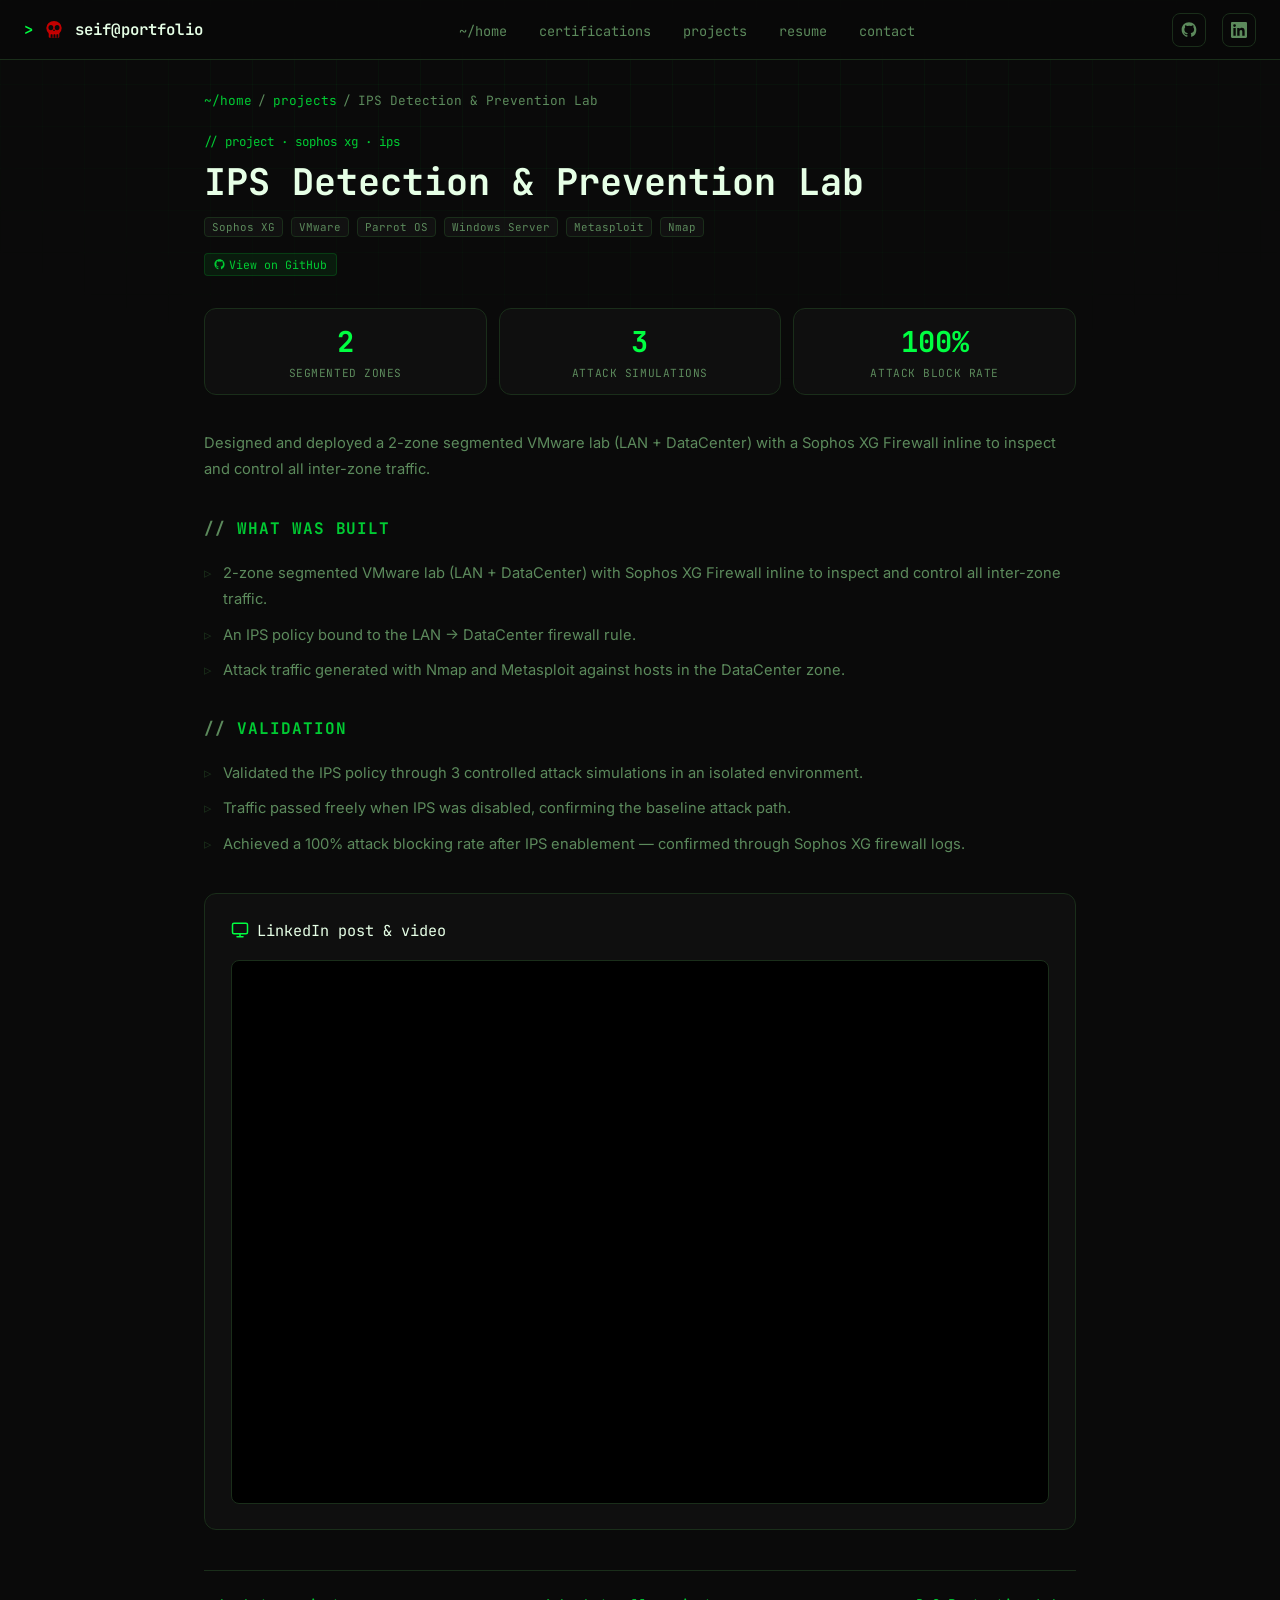
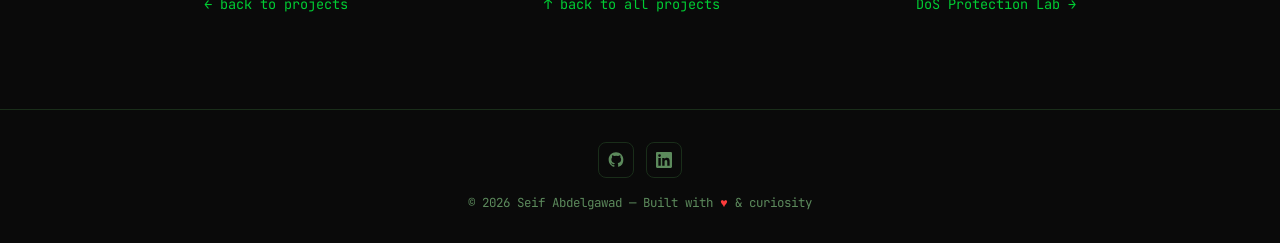
<file: projects/ips-detection-lab.html>
<!DOCTYPE html>
<html lang="en">
<head>
<meta charset="UTF-8" />
<meta name="viewport" content="width=device-width, initial-scale=1.0"/>
<title>IPS Detection &amp; Prevention Lab — Seif Abdelgawad</title>
<meta name="description" content="2-zone VMware lab with Sophos XG inline IPS. 100% attack blocking rate validated across 3 controlled simulations."/>
<meta name="theme-color" content="#0a0a0a"/>
<link rel="icon" href="data:image/svg+xml,%3Csvg xmlns='http://www.w3.org/2000/svg' viewBox='0 0 100 100'%3E%3Cellipse cx='50' cy='42' rx='32' ry='30' fill='%23cc0000'/%3E%3Crect x='28' y='62' width='44' height='20' rx='4' fill='%23cc0000'/%3E%3Crect x='36' y='68' width='8' height='14' rx='2' fill='%230a0a0a'/%3E%3Crect x='48' y='68' width='8' height='14' rx='2' fill='%230a0a0a'/%3E%3Crect x='60' y='68' width='8' height='14' rx='2' fill='%230a0a0a'/%3E%3Cellipse cx='37' cy='40' rx='10' ry='11' fill='%230a0a0a'/%3E%3Cellipse cx='63' cy='40' rx='10' ry='11' fill='%230a0a0a'/%3E%3Cpath d='M46 52 L50 46 L54 52 L52 54 L48 54 Z' fill='%230a0a0a'/%3E%3C/svg%3E"/>
<link rel="preconnect" href="https://fonts.googleapis.com">
<link rel="preconnect" href="https://fonts.gstatic.com" crossorigin>
<link href="https://fonts.googleapis.com/css2?family=JetBrains+Mono:wght@400;500;600;700&family=Inter:wght@400;500;600;700&display=swap" rel="stylesheet"/>
<link rel="stylesheet" href="../assets/css/style.css">
</head>
<body>

<div class="scroll-progress" id="scrollProgress"></div>

<nav>
  <a href="../index.html#top" class="nav-brand"><span class="prompt">&gt;</span>
    <svg viewBox="0 0 100 100" xmlns="http://www.w3.org/2000/svg" aria-hidden="true">
      <ellipse cx="50" cy="42" rx="32" ry="30" fill="#cc0000" opacity="0.95"/>
      <rect x="28" y="62" width="44" height="20" rx="4" fill="#cc0000" opacity="0.95"/>
      <rect x="36" y="68" width="8" height="14" rx="2" fill="#0a0a0a"/>
      <rect x="48" y="68" width="8" height="14" rx="2" fill="#0a0a0a"/>
      <rect x="60" y="68" width="8" height="14" rx="2" fill="#0a0a0a"/>
      <ellipse cx="37" cy="40" rx="10" ry="11" fill="#0a0a0a"/>
      <ellipse cx="63" cy="40" rx="10" ry="11" fill="#0a0a0a"/>
      <path d="M46 52 L50 46 L54 52 L52 54 L48 54 Z" fill="#0a0a0a"/>
    </svg>
    seif@portfolio</a>
  <ul class="nav-links">
    <li><a href="../index.html#top" data-nav>~/home</a></li>
    <li><a href="../index.html#certifications" data-nav>certifications</a></li>
    <li><a href="../index.html#projects" data-nav class="active">projects</a></li>
    <li><a href="../index.html#resume" data-nav>resume</a></li>
    <li><a href="../index.html#contact" data-nav>contact</a></li>
  </ul>
  <div class="nav-actions">
    <a class="nav-icon-link" href="https://github.com/your-username" target="_blank" rel="noopener" aria-label="GitHub"><svg viewBox="0 0 24 24" fill="currentColor"><path d="M12 .5C5.73.5.98 5.24.98 11.52c0 5.02 3.26 9.27 7.77 10.78.57.1.78-.25.78-.55 0-.27-.01-1.17-.02-2.12-3.16.69-3.83-1.34-3.83-1.34-.52-1.31-1.26-1.66-1.26-1.66-1.03-.7.08-.69.08-.69 1.14.08 1.74 1.17 1.74 1.17 1.01 1.73 2.65 1.23 3.3.94.1-.73.4-1.23.72-1.51-2.52-.29-5.17-1.26-5.17-5.6 0-1.24.44-2.25 1.17-3.04-.12-.29-.51-1.45.11-3.02 0 0 .96-.31 3.14 1.16a10.9 10.9 0 0 1 5.72 0c2.18-1.47 3.14-1.16 3.14-1.16.62 1.57.23 2.73.11 3.02.73.79 1.17 1.8 1.17 3.04 0 4.35-2.66 5.31-5.19 5.59.41.35.77 1.04.77 2.1 0 1.52-.01 2.74-.01 3.11 0 .3.2.66.79.55A11.52 11.52 0 0 0 23.02 11.5C23.02 5.24 18.27.5 12 .5z"/></svg></a>
    <a class="nav-icon-link" href="https://www.linkedin.com/in/seif-abdelgawad-800b26167/" target="_blank" rel="noopener" aria-label="LinkedIn"><svg viewBox="0 0 24 24" fill="currentColor"><path d="M20.45 20.45h-3.56v-5.58c0-1.33-.02-3.04-1.85-3.04-1.86 0-2.14 1.45-2.14 2.95v5.67H9.35V9h3.41v1.56h.05c.48-.9 1.64-1.85 3.38-1.85 3.6 0 4.27 2.37 4.27 5.46v6.28zM5.34 7.43a2.06 2.06 0 1 1 0-4.12 2.06 2.06 0 0 1 0 4.12zM7.12 20.45H3.56V9h3.56v11.45zM22.22 0H1.77C.8 0 0 .78 0 1.75v20.5C0 23.22.8 24 1.77 24h20.45c.98 0 1.78-.78 1.78-1.75V1.75C24 .78 23.2 0 22.22 0z"/></svg></a>
    <button class="nav-toggle" id="navToggle" aria-label="Toggle menu" aria-expanded="false">
      <svg viewBox="0 0 24 24" fill="none" stroke="currentColor" stroke-width="2" stroke-linecap="round"><line x1="3" y1="6" x2="21" y2="6"/><line x1="3" y1="12" x2="21" y2="12"/><line x1="3" y1="18" x2="21" y2="18"/></svg>
    </button>
  </div>
</nav>

<div class="mobile-menu" id="mobileMenu">
  <ul>
    <li><a href="../index.html#top" data-nav-mobile>~/home</a></li>
    <li><a href="../index.html#certifications" data-nav-mobile>certifications</a></li>
    <li><a href="../index.html#projects" data-nav-mobile>projects</a></li>
    <li><a href="../index.html#resume" data-nav-mobile>resume</a></li>
    <li><a href="../index.html#contact" data-nav-mobile>contact</a></li>
  </ul>
</div>

<main id="top">
  <div class="breadcrumb">
    <a href="../index.html#top">~/home</a><span>/</span><a href="../index.html#projects">projects</a><span>/</span><span>IPS Detection &amp; Prevention Lab</span>
  </div>

  <header class="detail-header reveal">
    <span class="detail-eyebrow">// project · sophos xg · ips</span>
    <h1 class="detail-title">IPS Detection &amp; Prevention Lab</h1>
    <div class="detail-meta">
      <span class="proj-tag">Sophos XG</span>
      <span class="proj-tag">VMware</span>
      <span class="proj-tag">Parrot OS</span>
      <span class="proj-tag">Windows Server</span>
      <span class="proj-tag">Metasploit</span>
      <span class="proj-tag">Nmap</span>
    </div>
    <a class="proj-link" href="#" target="_blank" rel="noopener"><svg viewBox="0 0 24 24" fill="currentColor"><path d="M12 .5C5.73.5.98 5.24.98 11.52c0 5.02 3.26 9.27 7.77 10.78.57.1.78-.25.78-.55 0-.27-.01-1.17-.02-2.12-3.16.69-3.83-1.34-3.83-1.34-.52-1.31-1.26-1.66-1.26-1.66-1.03-.7.08-.69.08-.69 1.14.08 1.74 1.17 1.74 1.17 1.01 1.73 2.65 1.23 3.3.94.1-.73.4-1.23.72-1.51-2.52-.29-5.17-1.26-5.17-5.6 0-1.24.44-2.25 1.17-3.04-.12-.29-.51-1.45.11-3.02 0 0 .96-.31 3.14 1.16a10.9 10.9 0 0 1 5.72 0c2.18-1.47 3.14-1.16 3.14-1.16.62 1.57.23 2.73.11 3.02.73.79 1.17 1.8 1.17 3.04 0 4.35-2.66 5.31-5.19 5.59.41.35.77 1.04.77 2.1 0 1.52-.01 2.74-.01 3.11 0 .3.2.66.79.55A11.52 11.52 0 0 0 23.02 11.5C23.02 5.24 18.27.5 12 .5z"/></svg> View on GitHub</a>
  </header>

  <div class="detail-result-strip reveal-stagger">
    <div class="stat-box"><div class="stat-num">2</div><div class="stat-label">Segmented Zones</div></div>
    <div class="stat-box"><div class="stat-num">3</div><div class="stat-label">Attack Simulations</div></div>
    <div class="stat-box"><div class="stat-num">100%</div><div class="stat-label">Attack Block Rate</div></div>
  </div>

  <div class="detail-body reveal">
    <p>Designed and deployed a 2-zone segmented VMware lab (LAN + DataCenter) with a Sophos XG Firewall inline to inspect and control all inter-zone traffic.</p>
    <h2>What was built</h2>
    <ul>
      <li>2-zone segmented VMware lab (LAN + DataCenter) with Sophos XG Firewall inline to inspect and control all inter-zone traffic.</li>
      <li>An IPS policy bound to the LAN → DataCenter firewall rule.</li>
      <li>Attack traffic generated with Nmap and Metasploit against hosts in the DataCenter zone.</li>
    </ul>
    <h2>Validation</h2>
    <ul>
      <li>Validated the IPS policy through 3 controlled attack simulations in an isolated environment.</li>
      <li>Traffic passed freely when IPS was disabled, confirming the baseline attack path.</li>
      <li>Achieved a 100% attack blocking rate after IPS enablement — confirmed through Sophos XG firewall logs.</li>
    </ul>
  </div>

  <div class="detail-section reveal">
    <div class="detail-section-title">
      <svg viewBox="0 0 24 24" fill="none" stroke="currentColor" stroke-width="2" stroke-linecap="round" stroke-linejoin="round"><rect x="2" y="3" width="20" height="14" rx="2"/><path d="M8 21h8M12 17v4"/></svg>
      LinkedIn post &amp; video
    </div>
    <div class="embed-wrap">
     <iframe src="https://www.linkedin.com/embed/feed/update/urn:li:ugcPost:7495883620910563328?collapsed=1" height="542" width="504" frameborder="0" allowfullscreen="" title="Embedded post"></iframe>
    </div>
  </div>
  <div class="detail-nav-footer">
    <a href="../index.html#projects">&larr; back to projects</a>
    <a href="../index.html#projects">&uarr; back to all projects</a>
    <a href="dos-protection-lab.html">DoS Protection Lab &rarr;</a>
  </div>
</main>

<footer>
  <div class="footer-social">
    <a href="https://github.com/seif-abdelgawad
" target="_blank" rel="noopener" aria-label="GitHub"><svg viewBox="0 0 24 24" fill="currentColor"><path d="M12 .5C5.73.5.98 5.24.98 11.52c0 5.02 3.26 9.27 7.77 10.78.57.1.78-.25.78-.55 0-.27-.01-1.17-.02-2.12-3.16.69-3.83-1.34-3.83-1.34-.52-1.31-1.26-1.66-1.26-1.66-1.03-.7.08-.69.08-.69 1.14.08 1.74 1.17 1.74 1.17 1.01 1.73 2.65 1.23 3.3.94.1-.73.4-1.23.72-1.51-2.52-.29-5.17-1.26-5.17-5.6 0-1.24.44-2.25 1.17-3.04-.12-.29-.51-1.45.11-3.02 0 0 .96-.31 3.14 1.16a10.9 10.9 0 0 1 5.72 0c2.18-1.47 3.14-1.16 3.14-1.16.62 1.57.23 2.73.11 3.02.73.79 1.17 1.8 1.17 3.04 0 4.35-2.66 5.31-5.19 5.59.41.35.77 1.04.77 2.1 0 1.52-.01 2.74-.01 3.11 0 .3.2.66.79.55A11.52 11.52 0 0 0 23.02 11.5C23.02 5.24 18.27.5 12 .5z"/></svg></a>
    <a href="https://www.linkedin.com/in/seif-abdelgawad-800b26167/" target="_blank" rel="noopener" aria-label="LinkedIn"><svg viewBox="0 0 24 24" fill="currentColor"><path d="M20.45 20.45h-3.56v-5.58c0-1.33-.02-3.04-1.85-3.04-1.86 0-2.14 1.45-2.14 2.95v5.67H9.35V9h3.41v1.56h.05c.48-.9 1.64-1.85 3.38-1.85 3.6 0 4.27 2.37 4.27 5.46v6.28zM5.34 7.43a2.06 2.06 0 1 1 0-4.12 2.06 2.06 0 0 1 0 4.12zM7.12 20.45H3.56V9h3.56v11.45zM22.22 0H1.77C.8 0 0 .78 0 1.75v20.5C0 23.22.8 24 1.77 24h20.45c.98 0 1.78-.78 1.78-1.75V1.75C24 .78 23.2 0 22.22 0z"/></svg></a>
  </div>
  <p class="copy">&copy; <span id="year">2026</span> Seif Abdelgawad — Built with <span class="heart">♥</span> &amp; curiosity</p>
</footer>

<button class="to-top" id="toTop" aria-label="Back to top">
  <svg viewBox="0 0 24 24" fill="none" stroke="currentColor" stroke-width="2.2" stroke-linecap="round" stroke-linejoin="round"><line x1="12" y1="19" x2="12" y2="5"/><polyline points="5 12 12 5 19 12"/></svg>
</button>

<script src="../assets/js/site.js" defer></script>
</body>
</html>
</file>
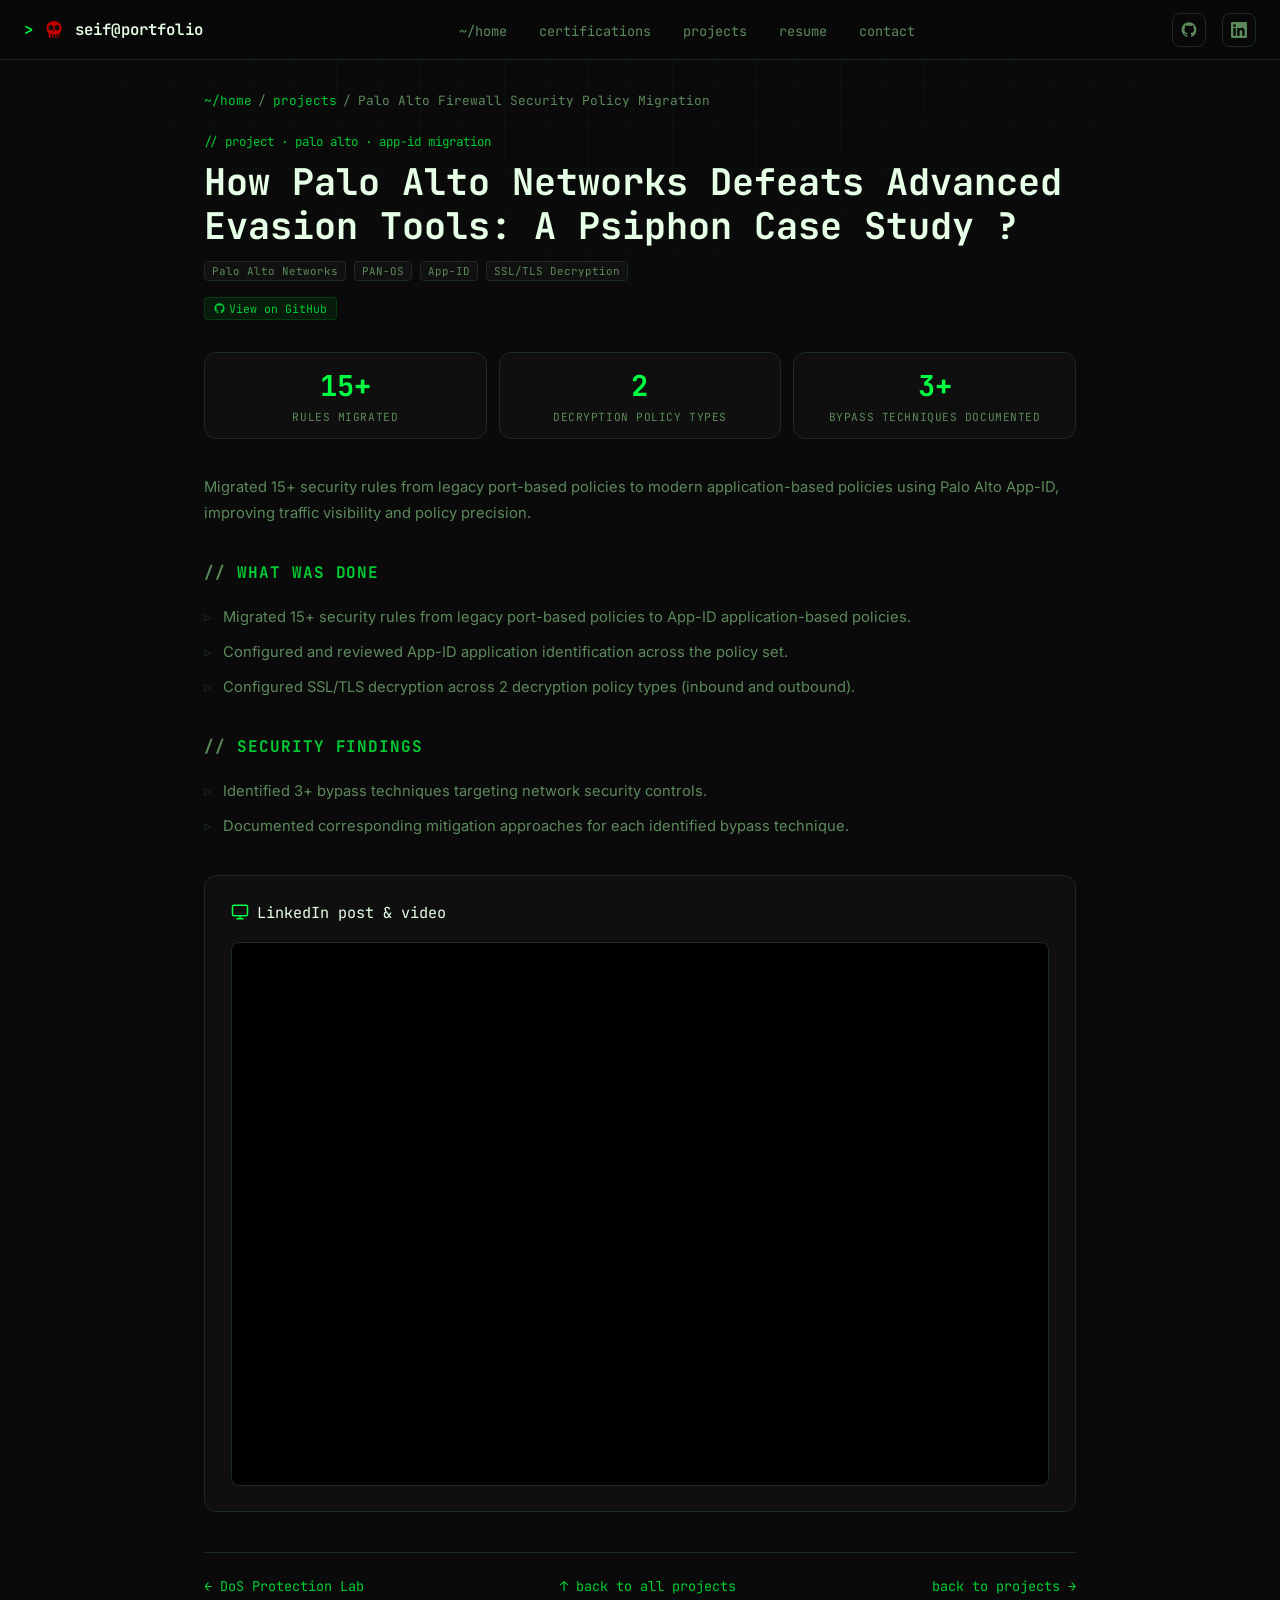
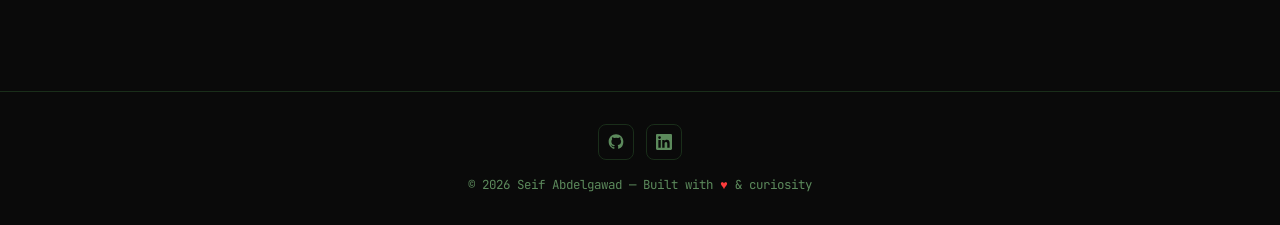
<file: projects/palo-alto-migration.html>
<!DOCTYPE html>
<html lang="en">
<head>
<meta charset="UTF-8" />
<meta name="viewport" content="width=device-width, initial-scale=1.0"/>
<title>How Palo Alto Networks Defeats Advanced Evasion Tools: A Psiphon Case Study ? — Seif Abdelgawad</title>
<meta name="description" content="Migrated 15+ legacy port-based rules to App-ID application-based policies on Palo Alto PAN-OS, with SSL/TLS decryption and bypass mitigation."/>
<meta name="theme-color" content="#0a0a0a"/>
<link rel="icon" href="data:image/svg+xml,%3Csvg xmlns='http://www.w3.org/2000/svg' viewBox='0 0 100 100'%3E%3Cellipse cx='50' cy='42' rx='32' ry='30' fill='%23cc0000'/%3E%3Crect x='28' y='62' width='44' height='20' rx='4' fill='%23cc0000'/%3E%3Crect x='36' y='68' width='8' height='14' rx='2' fill='%230a0a0a'/%3E%3Crect x='48' y='68' width='8' height='14' rx='2' fill='%230a0a0a'/%3E%3Crect x='60' y='68' width='8' height='14' rx='2' fill='%230a0a0a'/%3E%3Cellipse cx='37' cy='40' rx='10' ry='11' fill='%230a0a0a'/%3E%3Cellipse cx='63' cy='40' rx='10' ry='11' fill='%230a0a0a'/%3E%3Cpath d='M46 52 L50 46 L54 52 L52 54 L48 54 Z' fill='%230a0a0a'/%3E%3C/svg%3E"/>
<link rel="preconnect" href="https://fonts.googleapis.com">
<link rel="preconnect" href="https://fonts.gstatic.com" crossorigin>
<link href="https://fonts.googleapis.com/css2?family=JetBrains+Mono:wght@400;500;600;700&family=Inter:wght@400;500;600;700&display=swap" rel="stylesheet"/>
<link rel="stylesheet" href="../assets/css/style.css">
</head>
<body>

<div class="scroll-progress" id="scrollProgress"></div>

<nav>
  <a href="../index.html#top" class="nav-brand"><span class="prompt">&gt;</span>
    <svg viewBox="0 0 100 100" xmlns="http://www.w3.org/2000/svg" aria-hidden="true">
      <ellipse cx="50" cy="42" rx="32" ry="30" fill="#cc0000" opacity="0.95"/>
      <rect x="28" y="62" width="44" height="20" rx="4" fill="#cc0000" opacity="0.95"/>
      <rect x="36" y="68" width="8" height="14" rx="2" fill="#0a0a0a"/>
      <rect x="48" y="68" width="8" height="14" rx="2" fill="#0a0a0a"/>
      <rect x="60" y="68" width="8" height="14" rx="2" fill="#0a0a0a"/>
      <ellipse cx="37" cy="40" rx="10" ry="11" fill="#0a0a0a"/>
      <ellipse cx="63" cy="40" rx="10" ry="11" fill="#0a0a0a"/>
      <path d="M46 52 L50 46 L54 52 L52 54 L48 54 Z" fill="#0a0a0a"/>
    </svg>
    seif@portfolio</a>
  <ul class="nav-links">
    <li><a href="../index.html#top" data-nav>~/home</a></li>
    <li><a href="../index.html#certifications" data-nav>certifications</a></li>
    <li><a href="../index.html#projects" data-nav class="active">projects</a></li>
    <li><a href="../index.html#resume" data-nav>resume</a></li>
    <li><a href="../index.html#contact" data-nav>contact</a></li>
  </ul>
  <div class="nav-actions">
    <a class="nav-icon-link" href="https://github.com/your-username" target="_blank" rel="noopener" aria-label="GitHub"><svg viewBox="0 0 24 24" fill="currentColor"><path d="M12 .5C5.73.5.98 5.24.98 11.52c0 5.02 3.26 9.27 7.77 10.78.57.1.78-.25.78-.55 0-.27-.01-1.17-.02-2.12-3.16.69-3.83-1.34-3.83-1.34-.52-1.31-1.26-1.66-1.26-1.66-1.03-.7.08-.69.08-.69 1.14.08 1.74 1.17 1.74 1.17 1.01 1.73 2.65 1.23 3.3.94.1-.73.4-1.23.72-1.51-2.52-.29-5.17-1.26-5.17-5.6 0-1.24.44-2.25 1.17-3.04-.12-.29-.51-1.45.11-3.02 0 0 .96-.31 3.14 1.16a10.9 10.9 0 0 1 5.72 0c2.18-1.47 3.14-1.16 3.14-1.16.62 1.57.23 2.73.11 3.02.73.79 1.17 1.8 1.17 3.04 0 4.35-2.66 5.31-5.19 5.59.41.35.77 1.04.77 2.1 0 1.52-.01 2.74-.01 3.11 0 .3.2.66.79.55A11.52 11.52 0 0 0 23.02 11.5C23.02 5.24 18.27.5 12 .5z"/></svg></a>
    <a class="nav-icon-link" href="https://www.linkedin.com/in/seif-abdelgawad-800b26167/" target="_blank" rel="noopener" aria-label="LinkedIn"><svg viewBox="0 0 24 24" fill="currentColor"><path d="M20.45 20.45h-3.56v-5.58c0-1.33-.02-3.04-1.85-3.04-1.86 0-2.14 1.45-2.14 2.95v5.67H9.35V9h3.41v1.56h.05c.48-.9 1.64-1.85 3.38-1.85 3.6 0 4.27 2.37 4.27 5.46v6.28zM5.34 7.43a2.06 2.06 0 1 1 0-4.12 2.06 2.06 0 0 1 0 4.12zM7.12 20.45H3.56V9h3.56v11.45zM22.22 0H1.77C.8 0 0 .78 0 1.75v20.5C0 23.22.8 24 1.77 24h20.45c.98 0 1.78-.78 1.78-1.75V1.75C24 .78 23.2 0 22.22 0z"/></svg></a>
    <button class="nav-toggle" id="navToggle" aria-label="Toggle menu" aria-expanded="false">
      <svg viewBox="0 0 24 24" fill="none" stroke="currentColor" stroke-width="2" stroke-linecap="round"><line x1="3" y1="6" x2="21" y2="6"/><line x1="3" y1="12" x2="21" y2="12"/><line x1="3" y1="18" x2="21" y2="18"/></svg>
    </button>
  </div>
</nav>

<div class="mobile-menu" id="mobileMenu">
  <ul>
    <li><a href="../index.html#top" data-nav-mobile>~/home</a></li>
    <li><a href="../index.html#certifications" data-nav-mobile>certifications</a></li>
    <li><a href="../index.html#projects" data-nav-mobile>projects</a></li>
    <li><a href="../index.html#resume" data-nav-mobile>resume</a></li>
    <li><a href="../index.html#contact" data-nav-mobile>contact</a></li>
  </ul>
</div>

<main id="top">
  <div class="breadcrumb">
    <a href="../index.html#top">~/home</a><span>/</span><a href="../index.html#projects">projects</a><span>/</span><span>Palo Alto Firewall Security Policy Migration</span>
  </div>

  <header class="detail-header reveal">
    <span class="detail-eyebrow">// project · palo alto · app-id migration</span>
    <h1 class="detail-title">How Palo Alto Networks Defeats Advanced Evasion Tools: A Psiphon Case Study ?</h1>
    <div class="detail-meta">
      <span class="proj-tag">Palo Alto Networks</span>
      <span class="proj-tag">PAN-OS</span>
      <span class="proj-tag">App-ID</span>
      <span class="proj-tag">SSL/TLS Decryption</span>
    </div>
    <a class="proj-link" href="#" target="_blank" rel="noopener"><svg viewBox="0 0 24 24" fill="currentColor"><path d="M12 .5C5.73.5.98 5.24.98 11.52c0 5.02 3.26 9.27 7.77 10.78.57.1.78-.25.78-.55 0-.27-.01-1.17-.02-2.12-3.16.69-3.83-1.34-3.83-1.34-.52-1.31-1.26-1.66-1.26-1.66-1.03-.7.08-.69.08-.69 1.14.08 1.74 1.17 1.74 1.17 1.01 1.73 2.65 1.23 3.3.94.1-.73.4-1.23.72-1.51-2.52-.29-5.17-1.26-5.17-5.6 0-1.24.44-2.25 1.17-3.04-.12-.29-.51-1.45.11-3.02 0 0 .96-.31 3.14 1.16a10.9 10.9 0 0 1 5.72 0c2.18-1.47 3.14-1.16 3.14-1.16.62 1.57.23 2.73.11 3.02.73.79 1.17 1.8 1.17 3.04 0 4.35-2.66 5.31-5.19 5.59.41.35.77 1.04.77 2.1 0 1.52-.01 2.74-.01 3.11 0 .3.2.66.79.55A11.52 11.52 0 0 0 23.02 11.5C23.02 5.24 18.27.5 12 .5z"/></svg> View on GitHub</a>
  </header>

  <div class="detail-result-strip reveal-stagger">
    <div class="stat-box"><div class="stat-num">15+</div><div class="stat-label">Rules Migrated</div></div>
    <div class="stat-box"><div class="stat-num">2</div><div class="stat-label">Decryption Policy Types</div></div>
    <div class="stat-box"><div class="stat-num">3+</div><div class="stat-label">Bypass Techniques Documented</div></div>
  </div>

  <div class="detail-body reveal">
    <p>Migrated 15+ security rules from legacy port-based policies to modern application-based policies using Palo Alto App-ID, improving traffic visibility and policy precision.</p>
    <h2>What was done</h2>
    <ul>
      <li>Migrated 15+ security rules from legacy port-based policies to App-ID application-based policies.</li>
      <li>Configured and reviewed App-ID application identification across the policy set.</li>
      <li>Configured SSL/TLS decryption across 2 decryption policy types (inbound and outbound).</li>
    </ul>
    <h2>Security findings</h2>
    <ul>
      <li>Identified 3+ bypass techniques targeting network security controls.</li>
      <li>Documented corresponding mitigation approaches for each identified bypass technique.</li>
    </ul>
  </div>

  <div class="detail-section reveal">
    <div class="detail-section-title">
      <svg viewBox="0 0 24 24" fill="none" stroke="currentColor" stroke-width="2" stroke-linecap="round" stroke-linejoin="round"><rect x="2" y="3" width="20" height="14" rx="2"/><path d="M8 21h8M12 17v4"/></svg>
      LinkedIn post &amp; video
    </div>
    <div class="embed-wrap">
      <iframe src="https://www.linkedin.com/embed/feed/update/urn:li:ugcPost:7500541824944488450?collapsed=1" height="542" width="504" frameborder="0" allowfullscreen title="Embedded post"></iframe>
    </div>
  </div>

  <div class="detail-nav-footer">
    <a href="dos-protection-lab.html">&larr; DoS Protection Lab</a>
    <a href="../index.html#projects">&uarr; back to all projects</a>
    <a href="../index.html#projects">back to projects &rarr;</a>
  </div>
</main>

<footer>
  <div class="footer-social">
    <a href="https://github.com/your-username" target="_blank" rel="noopener" aria-label="GitHub"><svg viewBox="0 0 24 24" fill="currentColor"><path d="M12 .5C5.73.5.98 5.24.98 11.52c0 5.02 3.26 9.27 7.77 10.78.57.1.78-.25.78-.55 0-.27-.01-1.17-.02-2.12-3.16.69-3.83-1.34-3.83-1.34-.52-1.31-1.26-1.66-1.26-1.66-1.03-.7.08-.69.08-.69 1.14.08 1.74 1.17 1.74 1.17 1.01 1.73 2.65 1.23 3.3.94.1-.73.4-1.23.72-1.51-2.52-.29-5.17-1.26-5.17-5.6 0-1.24.44-2.25 1.17-3.04-.12-.29-.51-1.45.11-3.02 0 0 .96-.31 3.14 1.16a10.9 10.9 0 0 1 5.72 0c2.18-1.47 3.14-1.16 3.14-1.16.62 1.57.23 2.73.11 3.02.73.79 1.17 1.8 1.17 3.04 0 4.35-2.66 5.31-5.19 5.59.41.35.77 1.04.77 2.1 0 1.52-.01 2.74-.01 3.11 0 .3.2.66.79.55A11.52 11.52 0 0 0 23.02 11.5C23.02 5.24 18.27.5 12 .5z"/></svg></a>
    <a href="https://www.linkedin.com/in/seif-abdelgawad-800b26167/" target="_blank" rel="noopener" aria-label="LinkedIn"><svg viewBox="0 0 24 24" fill="currentColor"><path d="M20.45 20.45h-3.56v-5.58c0-1.33-.02-3.04-1.85-3.04-1.86 0-2.14 1.45-2.14 2.95v5.67H9.35V9h3.41v1.56h.05c.48-.9 1.64-1.85 3.38-1.85 3.6 0 4.27 2.37 4.27 5.46v6.28zM5.34 7.43a2.06 2.06 0 1 1 0-4.12 2.06 2.06 0 0 1 0 4.12zM7.12 20.45H3.56V9h3.56v11.45zM22.22 0H1.77C.8 0 0 .78 0 1.75v20.5C0 23.22.8 24 1.77 24h20.45c.98 0 1.78-.78 1.78-1.75V1.75C24 .78 23.2 0 22.22 0z"/></svg></a>
  </div>
  <p class="copy">&copy; <span id="year">2026</span> Seif Abdelgawad — Built with <span class="heart">♥</span> &amp; curiosity</p>
</footer>

<button class="to-top" id="toTop" aria-label="Back to top">
  <svg viewBox="0 0 24 24" fill="none" stroke="currentColor" stroke-width="2.2" stroke-linecap="round" stroke-linejoin="round"><line x1="12" y1="19" x2="12" y2="5"/><polyline points="5 12 12 5 19 12"/></svg>
</button>

<script src="../assets/js/site.js" defer></script>
</body>
</html>
</file>
<file: assets/css/style.css>
*, *::before, *::after { box-sizing: border-box; margin: 0; padding: 0; }
  html { scroll-behavior: smooth; }

  :root {
    --bg: #0a0a0a;
    --bg-alt: #070707;
    --bg-card: #0f0f0f;
    --bg-nav: rgba(8,8,8,0.75);
    --green: #00ff41;
    --green-dim: #00cc33;
    --green-soft: rgba(0,255,65,0.08);
    --green-border: #1a2e1a;
    --text: #e6ffe6;
    --text-muted: #00cc33;
    --text-dim: #5c8a5c;
    --border: #1a2e1a;
    --card-hover: #0d1a0d;
    --btn-green: #00aa22;
    --btn-green-hover: #00c928;
    --red: #ff3b3b;
    --amber: #f59e0b;
    --radius: 12px;
    --shadow-glow: 0 0 0 1px var(--green-border), 0 8px 30px -12px rgba(0,255,65,0.15);
    --ease: cubic-bezier(.16,1,.3,1);
  }

  @media (prefers-reduced-motion: reduce) {
    html { scroll-behavior: auto; }
    *, *::before, *::after { animation-duration: 0.001ms !important; animation-iteration-count: 1 !important; transition-duration: 0.001ms !important; scroll-behavior: auto !important; }
  }

  body {
    background: var(--bg);
    color: var(--text);
    font-family: 'Inter', sans-serif;
    min-height: 100vh;
    overflow-x: hidden;
    position: relative;
  }

  ::selection { background: var(--green); color: #001a00; }

  /* subtle scanline + grid texture over whole page */
  body::before {
    content: "";
    position: fixed;
    inset: 0;
    pointer-events: none;
    z-index: 1;
    background-image:
      linear-gradient(rgba(0,255,65,0.035) 1px, transparent 1px),
      linear-gradient(90deg, rgba(0,255,65,0.035) 1px, transparent 1px);
    background-size: 42px 42px;
    mask-image: radial-gradient(ellipse 90% 60% at 50% 0%, #000 30%, transparent 75%);
    -webkit-mask-image: radial-gradient(ellipse 90% 60% at 50% 0%, #000 30%, transparent 75%);
  }

  /* scroll progress bar */
  .scroll-progress {
    position: fixed;
    top: 0; left: 0;
    height: 2px;
    width: 0%;
    background: linear-gradient(90deg, var(--green-dim), var(--green));
    box-shadow: 0 0 8px var(--green);
    z-index: 300;
    transition: width 0.08s linear;
  }

  a { color: inherit; }

  .reveal {
    opacity: 0;
    transform: translateY(22px);
    transition: opacity 0.7s var(--ease), transform 0.7s var(--ease);
    will-change: opacity, transform;
  }
  .reveal.is-visible { opacity: 1; transform: translateY(0); }
  .reveal-stagger > * {
    opacity: 0;
    transform: translateY(18px);
    transition: opacity 0.6s var(--ease), transform 0.6s var(--ease);
  }
  .reveal-stagger.is-visible > * { opacity: 1; transform: translateY(0); }

  /* NAV */
  nav {
    background: var(--bg-nav);
    backdrop-filter: blur(10px) saturate(140%);
    -webkit-backdrop-filter: blur(10px) saturate(140%);
    border-bottom: 1px solid var(--border);
    padding: 0 1.5rem;
    display: flex;
    align-items: center;
    justify-content: space-between;
    height: 60px;
    position: sticky;
    top: 0;
    z-index: 200;
  }

  .nav-brand {
    display: flex;
    align-items: center;
    gap: 0.55rem;
    font-family: 'JetBrains Mono', monospace;
    font-weight: 600;
    font-size: 0.98rem;
    color: var(--text);
    letter-spacing: 0.01em;
    text-decoration: none;
  }
  .nav-brand svg { width: 24px; height: 24px; flex-shrink: 0; }
  .nav-brand .prompt { color: var(--green); }

  .nav-links {
    display: flex;
    align-items: center;
    gap: 2rem;
    list-style: none;
  }

  .nav-links a {
    position: relative;
    text-decoration: none;
    font-family: 'JetBrains Mono', monospace;
    font-size: 0.85rem;
    color: var(--text-dim);
    transition: color 0.2s;
    padding: 0.3rem 0;
  }
  .nav-links a::after {
    content: "";
    position: absolute;
    left: 0; bottom: -2px;
    width: 0%;
    height: 1px;
    background: var(--green);
    transition: width 0.25s var(--ease);
  }
  .nav-links a:hover { color: var(--text); }
  .nav-links a:hover::after { width: 100%; }
  .nav-links a.active { color: var(--green); }
  .nav-links a.active::after { width: 100%; }

  .nav-actions { display: flex; align-items: center; gap: 1rem; }
  .nav-icon-link {
    color: var(--text-dim);
    display: flex;
    width: 34px; height: 34px;
    align-items: center;
    justify-content: center;
    border: 1px solid var(--border);
    border-radius: 8px;
    transition: color 0.2s, border-color 0.2s, transform 0.2s;
  }
  .nav-icon-link:hover { color: var(--green); border-color: var(--green-border); transform: translateY(-2px); }
  .nav-icon-link svg { width: 16px; height: 16px; }

  .nav-toggle {
    display: none;
    width: 34px; height: 34px;
    border: 1px solid var(--border);
    border-radius: 8px;
    background: transparent;
    color: var(--text);
    cursor: pointer;
    align-items: center;
    justify-content: center;
  }
  .nav-toggle svg { width: 18px; height: 18px; }

  .mobile-menu {
    display: none;
    position: fixed;
    top: 60px; left: 0; right: 0;
    background: var(--bg-nav);
    backdrop-filter: blur(14px);
    -webkit-backdrop-filter: blur(14px);
    border-bottom: 1px solid var(--border);
    z-index: 199;
    max-height: 0;
    overflow: hidden;
    transition: max-height 0.35s var(--ease);
  }
  .mobile-menu.open { max-height: 260px; }
  .mobile-menu ul { list-style: none; padding: 1rem 1.5rem 1.5rem; display: flex; flex-direction: column; gap: 0.9rem; }
  .mobile-menu a { text-decoration: none; font-family: 'JetBrains Mono', monospace; font-size: 0.95rem; color: var(--text-dim); }
  .mobile-menu a.active { color: var(--green); }

  /* MAIN */
  main {
    max-width: 920px;
    margin: 0 auto;
    padding: 0 1.5rem 3rem;
    position: relative;
    z-index: 2;
  }

  /* HERO */
  .hero {
    position: relative;
    padding: 4.5rem 0 2.5rem;
    overflow: hidden;
  }
  .hero-canvas {
    position: absolute;
    inset: -20px -1.5rem auto -1.5rem;
    height: calc(100% + 40px);
    width: auto;
    opacity: 0.22;
    pointer-events: none;
    z-index: 0;
    mask-image: linear-gradient(to bottom, #000 55%, transparent 100%);
    -webkit-mask-image: linear-gradient(to bottom, #000 55%, transparent 100%);
  }
  .hero-inner { position: relative; z-index: 1; }

  .hero-eyebrow {
    display: inline-flex;
    align-items: center;
    gap: 0.5rem;
    font-family: 'JetBrains Mono', monospace;
    font-size: 0.78rem;
    color: var(--green-dim);
    background: var(--green-soft);
    border: 1px solid var(--green-border);
    border-radius: 100px;
    padding: 0.35rem 0.8rem;
    margin-bottom: 1.4rem;
  }
  .hero-eyebrow .dot {
    width: 6px; height: 6px; border-radius: 50%;
    background: var(--green);
    box-shadow: 0 0 8px var(--green);
    animation: pulse-dot 1.8s ease-in-out infinite;
  }
  @keyframes pulse-dot { 0%,100% { opacity: 1; transform: scale(1); } 50% { opacity: 0.4; transform: scale(0.75); } }

  .hero-title-row { display:flex; align-items:center; gap:1rem; margin-bottom:0.4rem; }
  .hero-title-row svg { width: 52px; height: 52px; flex-shrink: 0; filter: drop-shadow(0 0 14px rgba(204,0,0,0.35)); }

  .hero-title {
    font-family: 'JetBrains Mono', monospace;
    font-size: clamp(2.1rem, 5.4vw, 3.4rem);
    font-weight: 700;
    color: var(--text);
    line-height: 1.1;
    letter-spacing: -0.02em;
  }
  .hero-title .cursor-blink {
    display: inline-block;
    width: 0.5ch;
    background: var(--green);
    margin-left: 2px;
    animation: blink 1s step-end infinite;
  }
  @keyframes blink { 50% { opacity: 0; } }

  .hero-subtitle {
    font-family: 'JetBrains Mono', monospace;
    font-size: clamp(1rem, 2.4vw, 1.3rem);
    color: var(--text-muted);
    margin: 0.3rem 0 2rem;
    min-height: 1.6em;
  }
  .hero-subtitle .type-cursor {
    display: inline-block;
    width: 2px;
    height: 1em;
    background: var(--green);
    margin-left: 3px;
    vertical-align: -0.15em;
    animation: blink 0.9s step-end infinite;
  }

  /* STATS */
  .stats-row {
    display: grid;
    grid-template-columns: repeat(4, 1fr);
    gap: 0.75rem;
    margin-bottom: 2.6rem;
  }
  .stat-box {
    border: 1px solid var(--border);
    background: var(--bg-card);
    border-radius: var(--radius);
    padding: 1rem 0.9rem;
    text-align: center;
    transition: border-color 0.25s, transform 0.25s;
  }
  .stat-box:hover { border-color: var(--green-border); transform: translateY(-3px); }
  .stat-num {
    font-family: 'JetBrains Mono', monospace;
    font-size: clamp(1.3rem, 3vw, 1.8rem);
    font-weight: 700;
    color: var(--green);
  }
  .stat-label {
    font-size: 0.7rem;
    color: var(--text-dim);
    text-transform: uppercase;
    letter-spacing: 0.05em;
    margin-top: 0.3rem;
    font-family: 'JetBrains Mono', monospace;
  }

  /* INFO CARD (terminal) */
  .terminal-card {
    border: 1px solid var(--green-border);
    background: var(--bg-card);
    border-radius: var(--radius);
    margin-bottom: 3rem;
    overflow: hidden;
    box-shadow: var(--shadow-glow);
  }
  .terminal-bar {
    display: flex;
    align-items: center;
    gap: 0.4rem;
    padding: 0.65rem 0.9rem;
    background: #0c0c0c;
    border-bottom: 1px solid var(--border);
  }
  .terminal-bar span { width: 10px; height: 10px; border-radius: 50%; display:inline-block; }
  .terminal-bar .dot-r { background: #ff5f56; }
  .terminal-bar .dot-y { background: #ffbd2e; }
  .terminal-bar .dot-g { background: #27c93f; }
  .terminal-bar .path {
    margin-left: 0.6rem;
    font-family: 'JetBrains Mono', monospace;
    font-size: 0.72rem;
    color: var(--text-dim);
  }
  .info-card {
    padding: 1.4rem 1.8rem 1.6rem;
    font-family: 'JetBrains Mono', monospace;
    font-size: 0.875rem;
    line-height: 2;
  }
  .info-row { display: flex; gap: 0.5rem; flex-wrap: wrap; }
  .info-label { color: var(--text); min-width: 80px; display: inline-block; }
  .info-sep { color: var(--text-dim); }
  .info-value { color: var(--text); }
  .info-link {
    color: var(--green-dim);
    text-decoration: none;
    border-bottom: 1px dashed var(--green-border);
    transition: color 0.2s, border-color 0.2s;
  }
  .info-link:hover { color: var(--green); border-color: var(--green); }

  /* SECTION HEADERS */
  .section-head { display:flex; align-items:center; gap:0.75rem; margin-bottom: 1.5rem; flex-wrap: wrap; }
  .section-title {
    font-family: 'JetBrains Mono', monospace;
    font-size: 1rem;
    color: var(--text-muted);
    letter-spacing: 0.08em;
    text-transform: uppercase;
    display: flex;
    align-items: center;
    gap: 0.6rem;
  }
  .section-title::before { content: "//"; color: var(--text-dim); }
  .section-count {
    font-family: 'JetBrains Mono', monospace;
    font-size: 0.72rem;
    color: var(--text-dim);
    border: 1px solid var(--border);
    border-radius: 100px;
    padding: 0.1rem 0.55rem;
  }
  .section-rule { flex: 1; height: 1px; background: linear-gradient(90deg, var(--border), transparent); }

  /* GRID */
  .grid {
    display: grid;
    grid-template-columns: repeat(auto-fill, minmax(260px, 1fr));
    gap: 1rem;
    margin-bottom: 3.5rem;
  }

  /* CARD tilt wrapper */
  .tilt-wrap { perspective: 900px; }

  .cert-card {
    background: var(--bg-card);
    border: 1px solid var(--border);
    border-radius: var(--radius);
    padding: 1.4rem 1.4rem 3.6rem;
    display: flex;
    flex-direction: column;
    align-items: flex-start;
    gap: 0.9rem;
    transition: background 0.25s, border-color 0.25s, transform 0.25s var(--ease), box-shadow 0.25s;
    text-decoration: none;
    position: relative;
    overflow: hidden;
    transform-style: preserve-3d;
    will-change: transform;
  }
  .cert-card::before {
    content: "";
    position: absolute;
    inset: 0;
    background: radial-gradient(400px circle at var(--mx,50%) var(--my,0%), rgba(0,255,65,0.08), transparent 60%);
    opacity: 0;
    transition: opacity 0.3s;
    pointer-events: none;
  }
  .cert-card:hover::before { opacity: 1; }
  .cert-card:hover {
    background: var(--card-hover);
    border-color: var(--green-border);
    box-shadow: 0 14px 34px -18px rgba(0,255,65,0.35);
  }

  .cert-badge {
    width: 100%;
    height: 140px;
    object-fit: contain;
    border-radius: 8px;
    background: #fff;
    padding: 10px;
  }
  .cert-badge.dark-bg { background: #111827; padding: 8px; }
  .cert-badge-wrap {
    width: 100%;
    height: 140px;
    border-radius: 8px;
    background: #fff;
    display: flex;
    align-items: center;
    justify-content: center;
    padding: 16px;
    transition: transform 0.35s var(--ease);
  }
  .cert-card:hover .cert-badge-wrap,
  .cert-card:hover .cert-badge { transform: translateZ(20px) scale(1.02); }

  .cert-info { display: flex; flex-direction: column; gap: 0.25rem; }
  .cert-name { font-size: 0.95rem; font-weight: 600; color: var(--text); font-family: 'Inter', sans-serif; line-height: 1.35; }
  .cert-issuer { font-size: 0.78rem; color: var(--text-dim); font-family: 'JetBrains Mono', monospace; }

  .cert-arrow {
    position: absolute;
    bottom: 1rem; right: 1rem;
    width: 30px; height: 30px;
    background: var(--btn-green);
    border-radius: 6px;
    display: flex; align-items: center; justify-content: center;
    transition: background 0.2s, transform 0.25s var(--ease);
  }
  .cert-card:hover .cert-arrow { background: var(--btn-green-hover); transform: translate(3px,-3px); }
  .cert-arrow svg { width: 14px; height: 14px; fill: none; stroke: white; stroke-width: 2.5; stroke-linecap: round; stroke-linejoin: round; }

  .cert-tag {
    position: absolute;
    bottom: 1rem; left: 1.4rem;
    font-size: 0.7rem;
    font-family: 'JetBrains Mono', monospace;
    color: var(--green-dim);
    background: rgba(34,197,94,0.1);
    border: 1px solid rgba(34,197,94,0.2);
    border-radius: 4px;
    padding: 2px 8px;
  }
  .cert-tag.pending { color: var(--amber); background: rgba(245,158,11,0.1); border-color: rgba(245,158,11,0.2); }

  /* PROJECTS */
  .proj-card {
    background: var(--bg-card);
    border: 1px solid var(--border);
    border-radius: var(--radius);
    padding: 1.4rem;
    display: flex;
    flex-direction: column;
    gap: 0.75rem;
    transition: background 0.25s, border-color 0.25s, transform 0.25s var(--ease), box-shadow 0.25s;
    text-decoration: none;
    position: relative;
    overflow: hidden;
  }
  .proj-card::before {
    content: "";
    position: absolute;
    inset: 0;
    background: radial-gradient(400px circle at var(--mx,50%) var(--my,0%), rgba(0,255,65,0.08), transparent 60%);
    opacity: 0;
    transition: opacity 0.3s;
    pointer-events: none;
  }
  .proj-card:hover::before { opacity: 1; }
  .proj-card:hover {
    background: var(--card-hover);
    border-color: var(--green-dim);
    box-shadow: 0 14px 34px -18px rgba(0,255,65,0.35);
  }

  .proj-header { display: flex; align-items: center; justify-content: space-between; }
  .proj-icon {
    width: 38px; height: 38px;
    border-radius: 8px;
    background: rgba(0,255,65,0.07);
    border: 1px solid var(--border);
    display: flex; align-items: center; justify-content: center;
    font-size: 1.1rem;
    transition: transform 0.3s var(--ease), border-color 0.3s;
  }
  .proj-card:hover .proj-icon { transform: rotate(-6deg) scale(1.08); border-color: var(--green-border); }

  .proj-links { display: flex; gap: 0.5rem; }
  .proj-link {
    font-size: 0.72rem;
    font-family: 'JetBrains Mono', monospace;
    color: var(--green-dim);
    background: rgba(0,255,65,0.07);
    border: 1px solid rgba(0,255,65,0.15);
    border-radius: 4px;
    padding: 3px 9px;
    text-decoration: none;
    transition: background 0.2s, transform 0.2s;
    display: inline-flex; align-items: center; gap: 4px;
  }
  .proj-link:hover { background: rgba(0,255,65,0.14); transform: translateY(-1px); }
  .proj-link svg { width: 11px; height: 11px; }

  .proj-name { font-size: 1rem; font-weight: 600; color: var(--text); font-family: 'Inter', sans-serif; }
  .proj-desc { font-size: 0.85rem; color: var(--text-dim); line-height: 1.55; }
  .proj-tags { display: flex; flex-wrap: wrap; gap: 0.4rem; margin-top: 0.2rem; }
  .proj-details-link {
    display: inline-flex;
    align-items: center;
    gap: 0.35rem;
    margin-top: 0.4rem;
    font-family: 'JetBrains Mono', monospace;
    font-size: 0.78rem;
    color: var(--green-dim);
    text-decoration: none;
    border-top: 1px dashed var(--border);
    padding-top: 0.7rem;
    transition: color 0.2s, gap 0.2s;
  }
  .proj-details-link svg { width: 12px; height: 12px; fill: none; stroke: currentColor; stroke-width: 2.5; stroke-linecap: round; stroke-linejoin: round; transition: transform 0.2s; }
  .proj-details-link:hover { color: var(--green); gap: 0.55rem; }
  .proj-card:hover .proj-details-link svg { transform: translateX(2px); }

  .btn-sm { padding: 0.45rem 0.9rem; font-size: 0.76rem; margin-left: auto; }

  /* RESUME */
  .resume-summary {
    color: var(--text-dim);
    font-size: 0.92rem;
    line-height: 1.7;
    max-width: 72ch;
    margin-bottom: 2rem;
  }
  .resume-grid {
    display: grid;
    grid-template-columns: 1.7fr 1fr;
    gap: 1.5rem;
    margin-bottom: 3.5rem;
    align-items: start;
  }
  .timeline {
    display: flex;
    flex-direction: column;
    gap: 0;
    border-left: 1px solid var(--border);
    padding-left: 1.6rem;
  }
  .timeline-item { position: relative; padding-bottom: 2rem; }
  .timeline-item:last-child { padding-bottom: 0; }
  .timeline-dot {
    position: absolute;
    left: -1.68rem;
    top: 0.3rem;
    width: 10px; height: 10px;
    border-radius: 50%;
    background: var(--bg);
    border: 2px solid var(--green);
    box-shadow: 0 0 0 3px var(--bg), 0 0 8px rgba(0,255,65,0.4);
  }
  .timeline-top {
    display: flex;
    flex-wrap: wrap;
    align-items: baseline;
    justify-content: space-between;
    gap: 0.5rem 1rem;
    margin-bottom: 0.15rem;
  }
  .timeline-role { font-size: 0.98rem; font-weight: 600; color: var(--text); font-family: 'Inter', sans-serif; }
  .timeline-date { font-family: 'JetBrains Mono', monospace; font-size: 0.72rem; color: var(--text-dim); white-space: nowrap; }
  .timeline-org { display: block; font-family: 'JetBrains Mono', monospace; font-size: 0.78rem; color: var(--green-dim); margin-bottom: 0.6rem; }
  .timeline-list { list-style: none; display: flex; flex-direction: column; gap: 0.4rem; }
  .timeline-list li {
    font-size: 0.85rem;
    color: var(--text-dim);
    line-height: 1.55;
    padding-left: 1.1rem;
    position: relative;
  }
  .timeline-list li::before { content: "▹"; position: absolute; left: 0; color: var(--green-border); }

  .resume-side { display: flex; flex-direction: column; gap: 1rem; }
  .resume-side-card {
    border: 1px solid var(--border);
    background: var(--bg-card);
    border-radius: var(--radius);
    padding: 1.2rem 1.3rem;
  }
  .resume-side-title {
    display: block;
    font-family: 'JetBrains Mono', monospace;
    font-size: 0.72rem;
    text-transform: uppercase;
    letter-spacing: 0.06em;
    color: var(--text-dim);
    margin-bottom: 0.7rem;
  }
  .resume-side-main { font-size: 0.92rem; font-weight: 600; color: var(--text); margin-bottom: 0.2rem; }
  .resume-side-sub { font-size: 0.78rem; color: var(--text-dim); line-height: 1.6; margin-bottom: 0.15rem; }
  .lang-row {
    display: flex;
    justify-content: space-between;
    font-size: 0.85rem;
    color: var(--text);
    padding: 0.35rem 0;
    border-bottom: 1px solid var(--border);
  }
  .lang-row:last-child { border-bottom: none; }
  .lang-level { color: var(--green-dim); font-family: 'JetBrains Mono', monospace; font-size: 0.75rem; }

  @media (max-width: 780px) {
    .resume-grid { grid-template-columns: 1fr; }
    .btn-sm { margin-left: 0; }
  }

  /* PROJECT DETAIL PAGES */
  .breadcrumb {
    display: flex;
    align-items: center;
    gap: 0.4rem;
    font-family: 'JetBrains Mono', monospace;
    font-size: 0.8rem;
    color: var(--text-dim);
    margin: 2rem 0 1.5rem;
  }
  .breadcrumb a { color: var(--green-dim); text-decoration: none; transition: color 0.2s; }
  .breadcrumb a:hover { color: var(--green); }

  .detail-header { margin-bottom: 2rem; }
  .detail-eyebrow {
    font-family: 'JetBrains Mono', monospace;
    font-size: 0.78rem;
    color: var(--green-dim);
    margin-bottom: 0.6rem;
    display: block;
  }
  .detail-title {
    font-family: 'JetBrains Mono', monospace;
    font-size: clamp(1.5rem, 4vw, 2.3rem);
    font-weight: 700;
    color: var(--text);
    line-height: 1.2;
    margin-bottom: 0.8rem;
  }
  .detail-meta { display: flex; flex-wrap: wrap; gap: 0.5rem; margin-bottom: 1rem; }

  .detail-result-strip {
    display: grid;
    grid-template-columns: repeat(auto-fit, minmax(150px, 1fr));
    gap: 0.75rem;
    margin: 1.6rem 0 2.2rem;
  }
  .detail-result-strip .stat-box { padding: 0.9rem 0.8rem; }

  .detail-body { color: var(--text-dim); font-size: 0.92rem; line-height: 1.8; margin-bottom: 2.2rem; }
  .detail-body h2 {
    font-family: 'JetBrains Mono', monospace;
    font-size: 1rem;
    color: var(--text-muted);
    text-transform: uppercase;
    letter-spacing: 0.06em;
    margin: 2rem 0 1rem;
  }
  .detail-body h2::before { content: "// "; color: var(--text-dim); }
  .detail-body ul { list-style: none; display: flex; flex-direction: column; gap: 0.55rem; }
  .detail-body ul li { padding-left: 1.2rem; position: relative; }
  .detail-body ul li::before { content: "▹"; position: absolute; left: 0; color: var(--green-border); }

  .detail-section {
    border: 1px solid var(--green-border);
    background: var(--bg-card);
    border-radius: var(--radius);
    padding: 1.6rem;
    margin-bottom: 2.5rem;
  }
  .detail-section-title {
    display: flex;
    align-items: center;
    gap: 0.5rem;
    font-family: 'JetBrains Mono', monospace;
    font-size: 0.95rem;
    color: var(--text);
    margin-bottom: 1.2rem;
  }
  .detail-section-title svg { width: 18px; height: 18px; color: var(--green); }

  .embed-wrap {
    display: flex;
    justify-content: center;
    background: #000;
    border-radius: 8px;
    overflow: hidden;
    border: 1px solid var(--border);
  }
  .embed-wrap iframe { max-width: 100%; border: 0; }

  .coming-soon {
    display: flex;
    flex-direction: column;
    align-items: center;
    justify-content: center;
    gap: 0.6rem;
    padding: 2.5rem 1.5rem;
    border: 1px dashed var(--border);
    border-radius: 8px;
    color: var(--text-dim);
    font-family: 'JetBrains Mono', monospace;
    font-size: 0.85rem;
    text-align: center;
  }
  .coming-soon svg { width: 26px; height: 26px; color: var(--text-dim); opacity: 0.6; }

  .detail-nav-footer {
    display: flex;
    justify-content: space-between;
    align-items: center;
    flex-wrap: wrap;
    gap: 1rem;
    padding: 1.5rem 0 3rem;
    border-top: 1px solid var(--border);
    margin-top: 1rem;
  }
  .detail-nav-footer a {
    font-family: 'JetBrains Mono', monospace;
    font-size: 0.85rem;
    color: var(--green-dim);
    text-decoration: none;
    display: inline-flex;
    align-items: center;
    gap: 0.4rem;
    transition: color 0.2s;
  }
  .detail-nav-footer a:hover { color: var(--green); }
  .proj-tag {
    font-size: 0.68rem;
    font-family: 'JetBrains Mono', monospace;
    color: var(--text-dim);
    background: rgba(255,255,255,0.03);
    border: 1px solid var(--border);
    border-radius: 4px;
    padding: 2px 7px;
  }

  /* SKILLS MARQUEE */
  .marquee-section { margin-bottom: 3.5rem; }
  .marquee-wrap {
    border: 1px solid var(--border);
    border-radius: var(--radius);
    background: var(--bg-card);
    padding: 1.1rem 0;
    overflow: hidden;
    position: relative;
  }
  .marquee-wrap::before, .marquee-wrap::after {
    content: "";
    position: absolute; top: 0; bottom: 0;
    width: 60px; z-index: 2;
  }
  .marquee-wrap::before { left: 0; background: linear-gradient(90deg, var(--bg-card), transparent); }
  .marquee-wrap::after { right: 0; background: linear-gradient(-90deg, var(--bg-card), transparent); }
  .marquee-track {
    display: flex;
    width: max-content;
    gap: 2.2rem;
    animation: marquee 26s linear infinite;
  }
  .marquee-wrap:hover .marquee-track { animation-play-state: paused; }
  @keyframes marquee { from { transform: translateX(0); } to { transform: translateX(-50%); } }
  .marquee-item {
    font-family: 'JetBrains Mono', monospace;
    font-size: 0.85rem;
    color: var(--text-dim);
    white-space: nowrap;
    display: flex;
    align-items: center;
    gap: 0.5rem;
  }
  .marquee-item .sep { color: var(--green-border); }

  /* CONTACT / CTA */
  .contact-card {
    border: 1px solid var(--green-border);
    background: linear-gradient(180deg, var(--bg-card), #0a0f0a);
    border-radius: var(--radius);
    padding: 2.4rem 2rem;
    text-align: center;
    margin-bottom: 3rem;
    position: relative;
    overflow: hidden;
  }
  .contact-card h2 {
    font-family: 'JetBrains Mono', monospace;
    font-size: clamp(1.3rem, 3vw, 1.8rem);
    color: var(--text);
    margin-bottom: 0.6rem;
  }
  .contact-card p { color: var(--text-dim); font-size: 0.92rem; margin-bottom: 1.6rem; max-width: 46ch; margin-inline: auto; }
  .contact-tags {
    display: flex;
    flex-wrap: wrap;
    justify-content: center;
    gap: 0.6rem;
    margin: 1rem 0 1.4rem;
  }
  .tag-pill {
    font-family: 'JetBrains Mono', monospace;
    font-size: 0.78rem;
    padding: 0.4rem 0.9rem;
    border-radius: 100px;
    border: 1px solid;
    background: rgba(255,255,255,0.02);
    white-space: nowrap;
  }
  .tag-pill.tag-blue   { color: #60a5fa; border-color: rgba(96,165,250,0.4); background: rgba(96,165,250,0.07); }
  .tag-pill.tag-amber  { color: var(--amber); border-color: rgba(245,158,11,0.4); background: rgba(245,158,11,0.07); }
  .tag-pill.tag-green  { color: var(--green); border-color: rgba(0,255,65,0.35); background: rgba(0,255,65,0.06); }
  .contact-actions { display: flex; gap: 0.8rem; justify-content: center; flex-wrap: wrap; }
  .btn {
    font-family: 'JetBrains Mono', monospace;
    font-size: 0.85rem;
    padding: 0.7rem 1.3rem;
    border-radius: 8px;
    text-decoration: none;
    display: inline-flex;
    align-items: center;
    gap: 0.5rem;
    transition: transform 0.2s var(--ease), background 0.2s, border-color 0.2s, box-shadow 0.2s;
    border: 1px solid transparent;
  }
  .btn svg { width: 15px; height: 15px; }
  .btn-primary { background: var(--btn-green); color: #04120a; font-weight: 600; }
  .btn-primary:hover { background: var(--btn-green-hover); transform: translateY(-2px); box-shadow: 0 10px 24px -10px rgba(0,255,65,0.5); }
  .btn-outline { border-color: var(--green-border); color: var(--text); }
  .btn-outline:hover { border-color: var(--green-dim); color: var(--green); transform: translateY(-2px); }

  /* FOOTER */
  footer {
    border-top: 1px solid var(--border);
    padding: 2rem 1.5rem;
    text-align: center;
    position: relative;
    z-index: 2;
  }
  .footer-social { display: flex; justify-content: center; gap: 0.8rem; margin-bottom: 1rem; }
  .footer-social a {
    width: 36px; height: 36px;
    border: 1px solid var(--border);
    border-radius: 8px;
    display: flex; align-items: center; justify-content: center;
    color: var(--text-dim);
    transition: color 0.2s, border-color 0.2s, transform 0.2s;
  }
  .footer-social a:hover { color: var(--green); border-color: var(--green-border); transform: translateY(-3px); }
  .footer-social svg { width: 16px; height: 16px; }
  footer .copy { font-family: 'JetBrains Mono', monospace; font-size: 0.78rem; color: var(--text-dim); }
  footer .copy .heart { color: var(--red); animation: heartbeat 1.6s ease-in-out infinite; display:inline-block; }
  @keyframes heartbeat { 0%,100% { transform: scale(1); } 25% { transform: scale(1.25); } 40% { transform: scale(1); } }

  /* BACK TO TOP */
  .to-top {
    position: fixed;
    right: 1.4rem; bottom: 1.4rem;
    width: 42px; height: 42px;
    border-radius: 10px;
    background: var(--bg-card);
    border: 1px solid var(--green-border);
    color: var(--green);
    display: flex; align-items: center; justify-content: center;
    opacity: 0; visibility: hidden; transform: translateY(10px);
    transition: opacity 0.25s, transform 0.25s, visibility 0.25s, border-color 0.2s;
    cursor: pointer;
    z-index: 150;
  }
  .to-top.show { opacity: 1; visibility: visible; transform: translateY(0); }
  .to-top:hover { border-color: var(--green); box-shadow: 0 0 16px rgba(0,255,65,0.25); }
  .to-top svg { width: 18px; height: 18px; }

  /* FOCUS STATES */
  a:focus-visible, button:focus-visible {
    outline: 2px solid var(--green);
    outline-offset: 2px;
    border-radius: 4px;
  }

  @media (max-width: 720px) {
    .nav-links { display: none; }
    .nav-toggle { display: flex; }
    .mobile-menu { display: block; }
    .stats-row { grid-template-columns: repeat(2, 1fr); }
    .hero-title-row svg { width: 42px; height: 42px; }
  }
</file>
